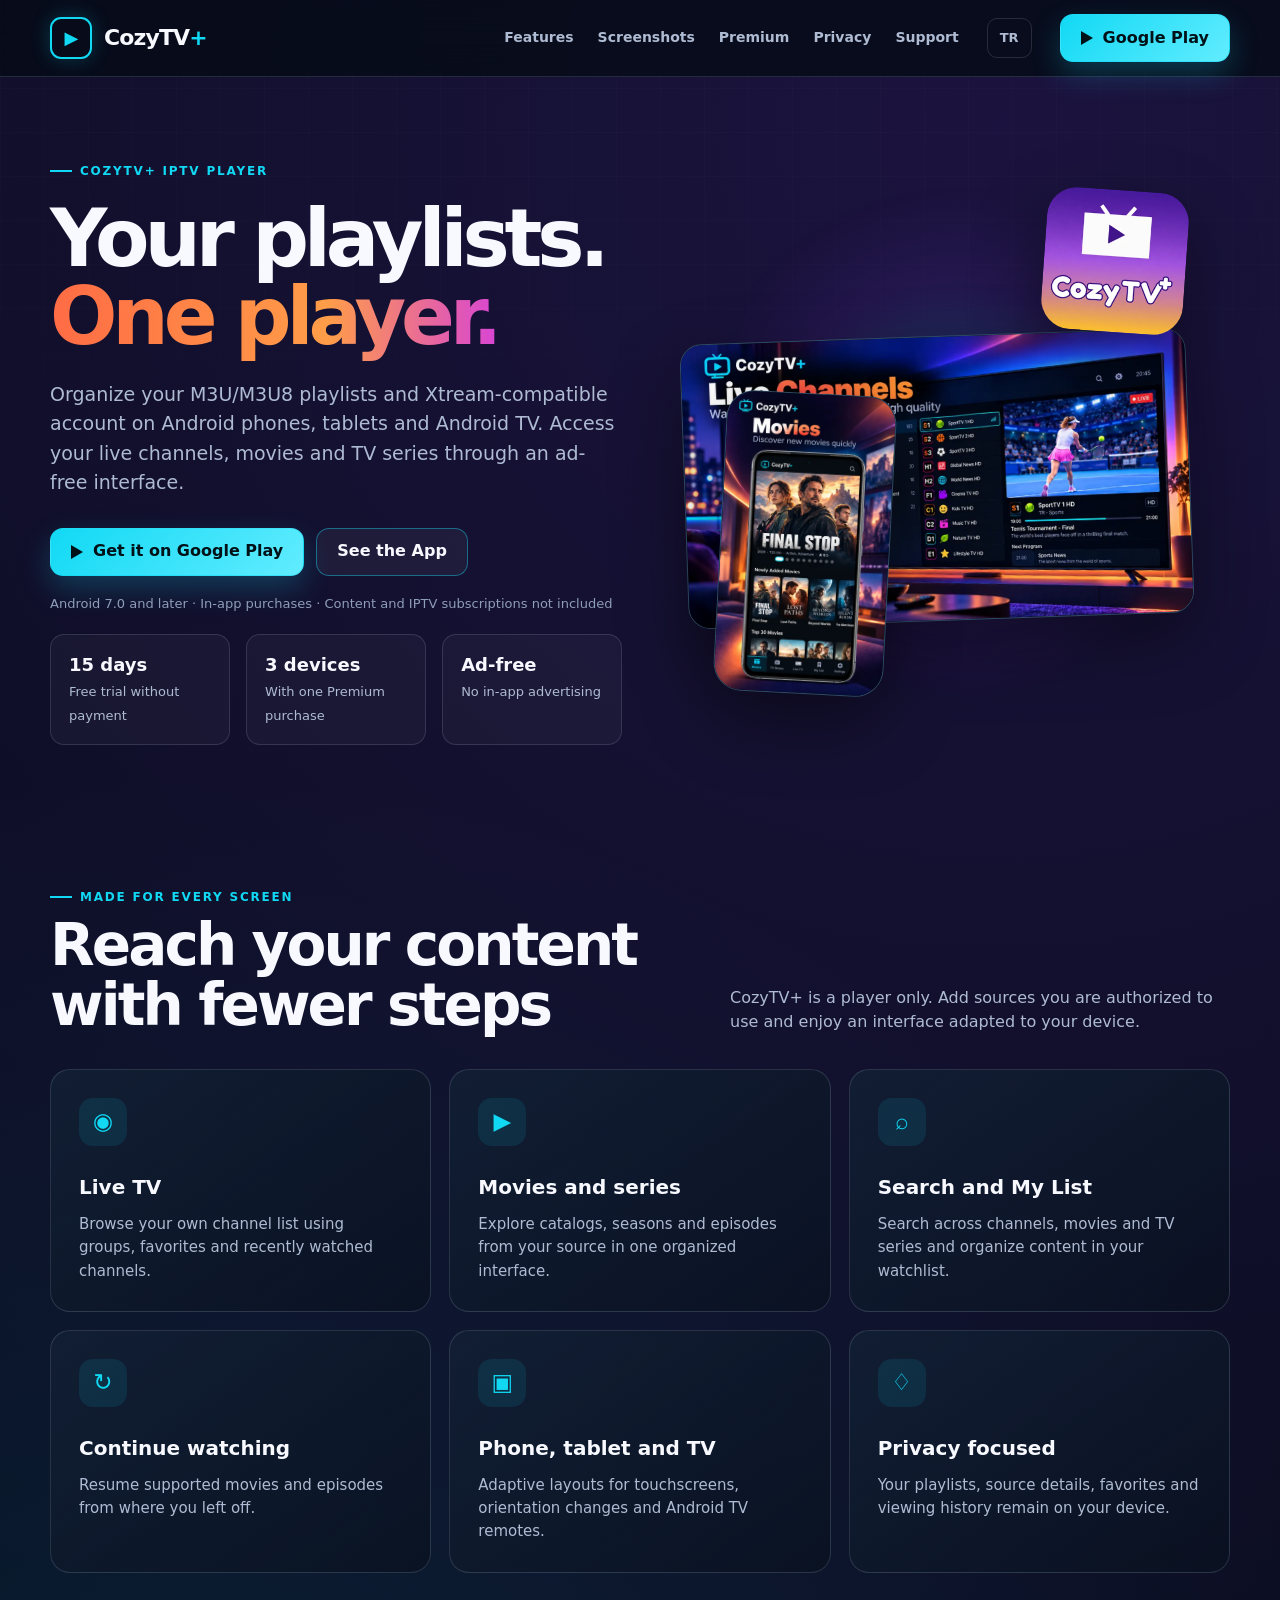
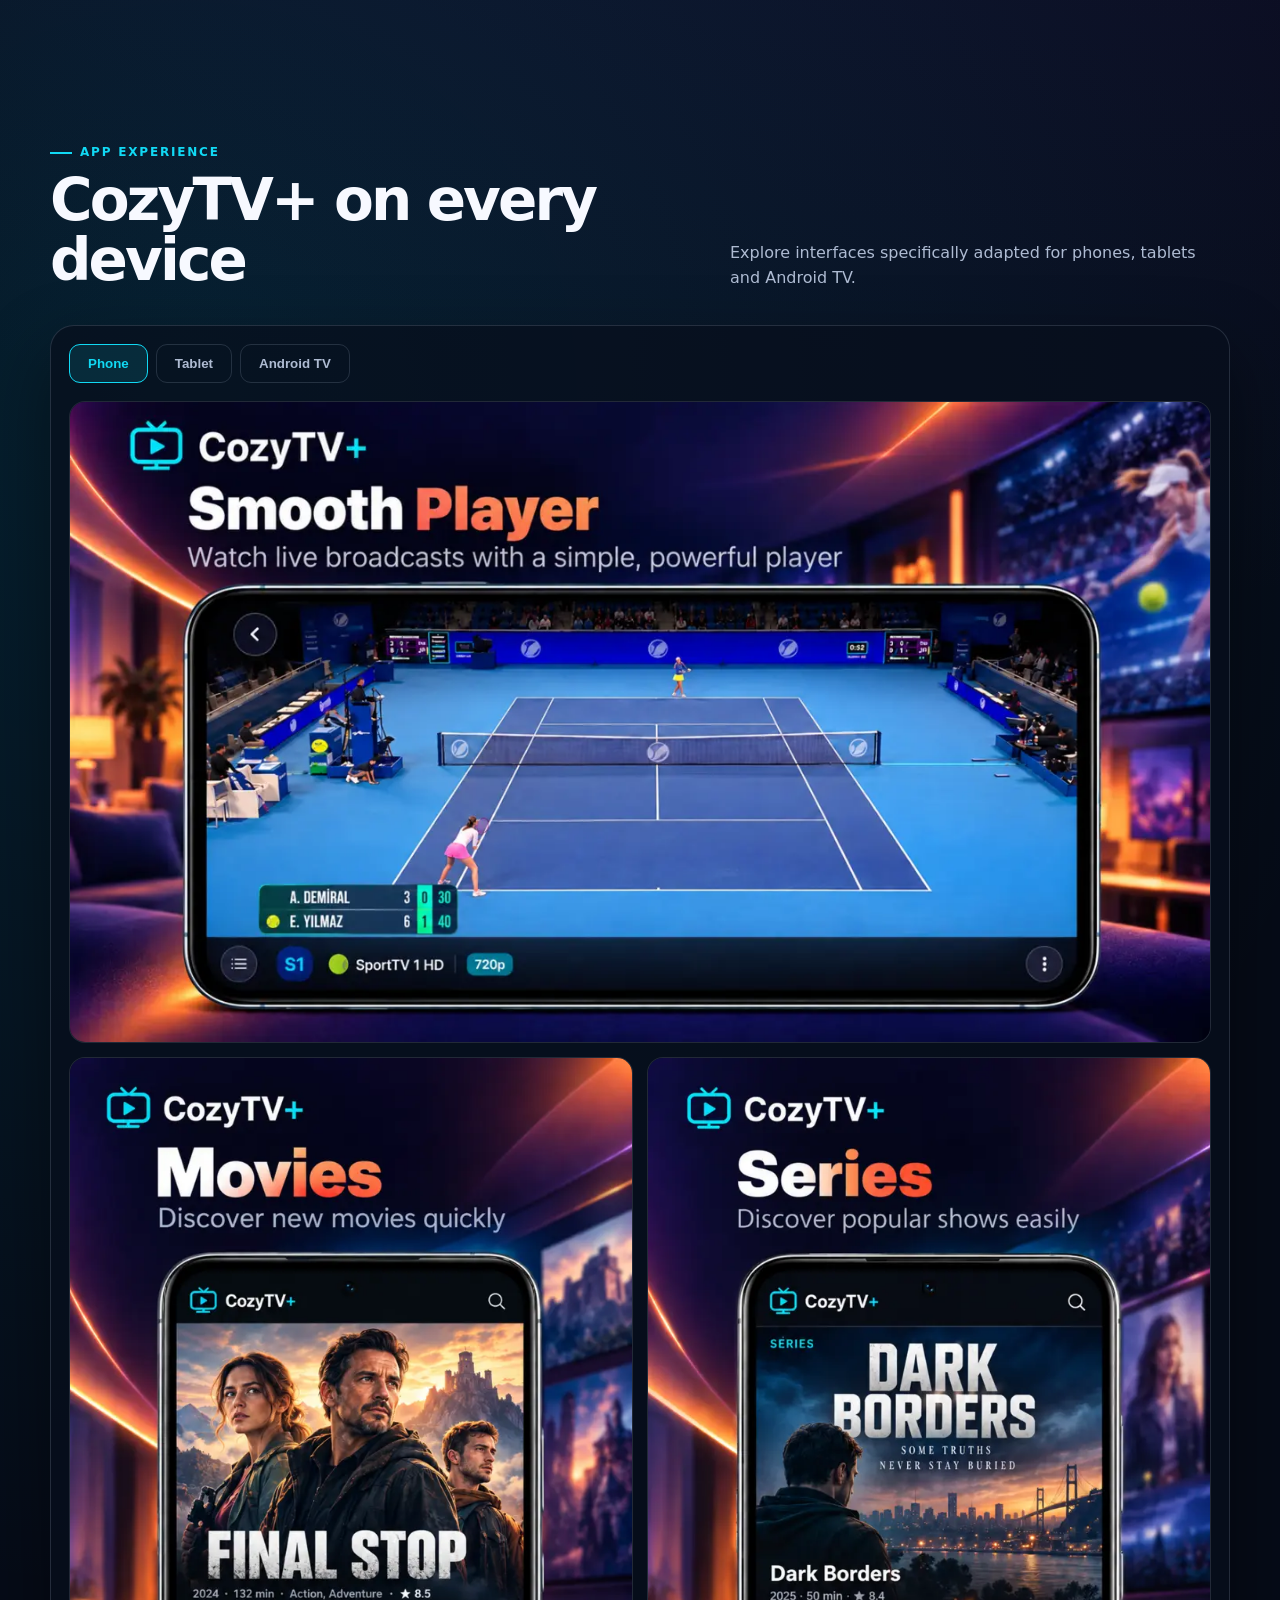
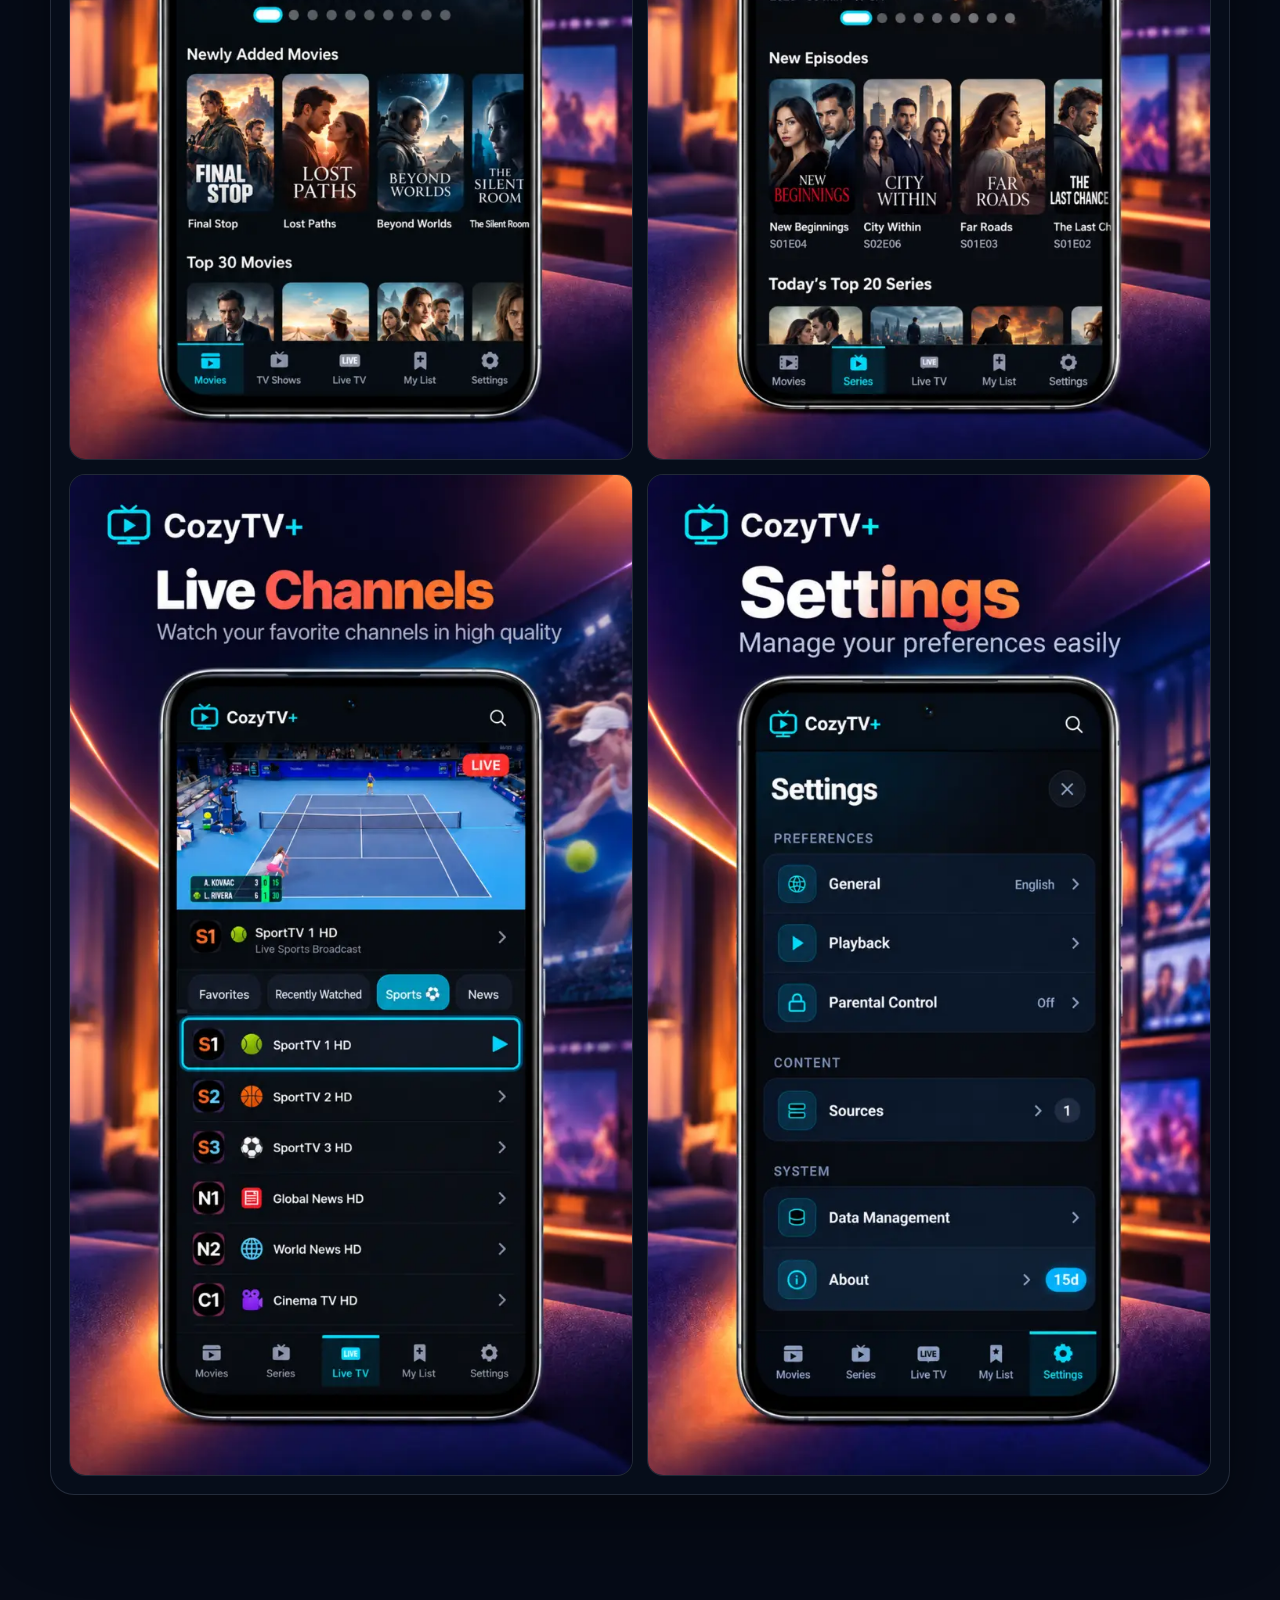
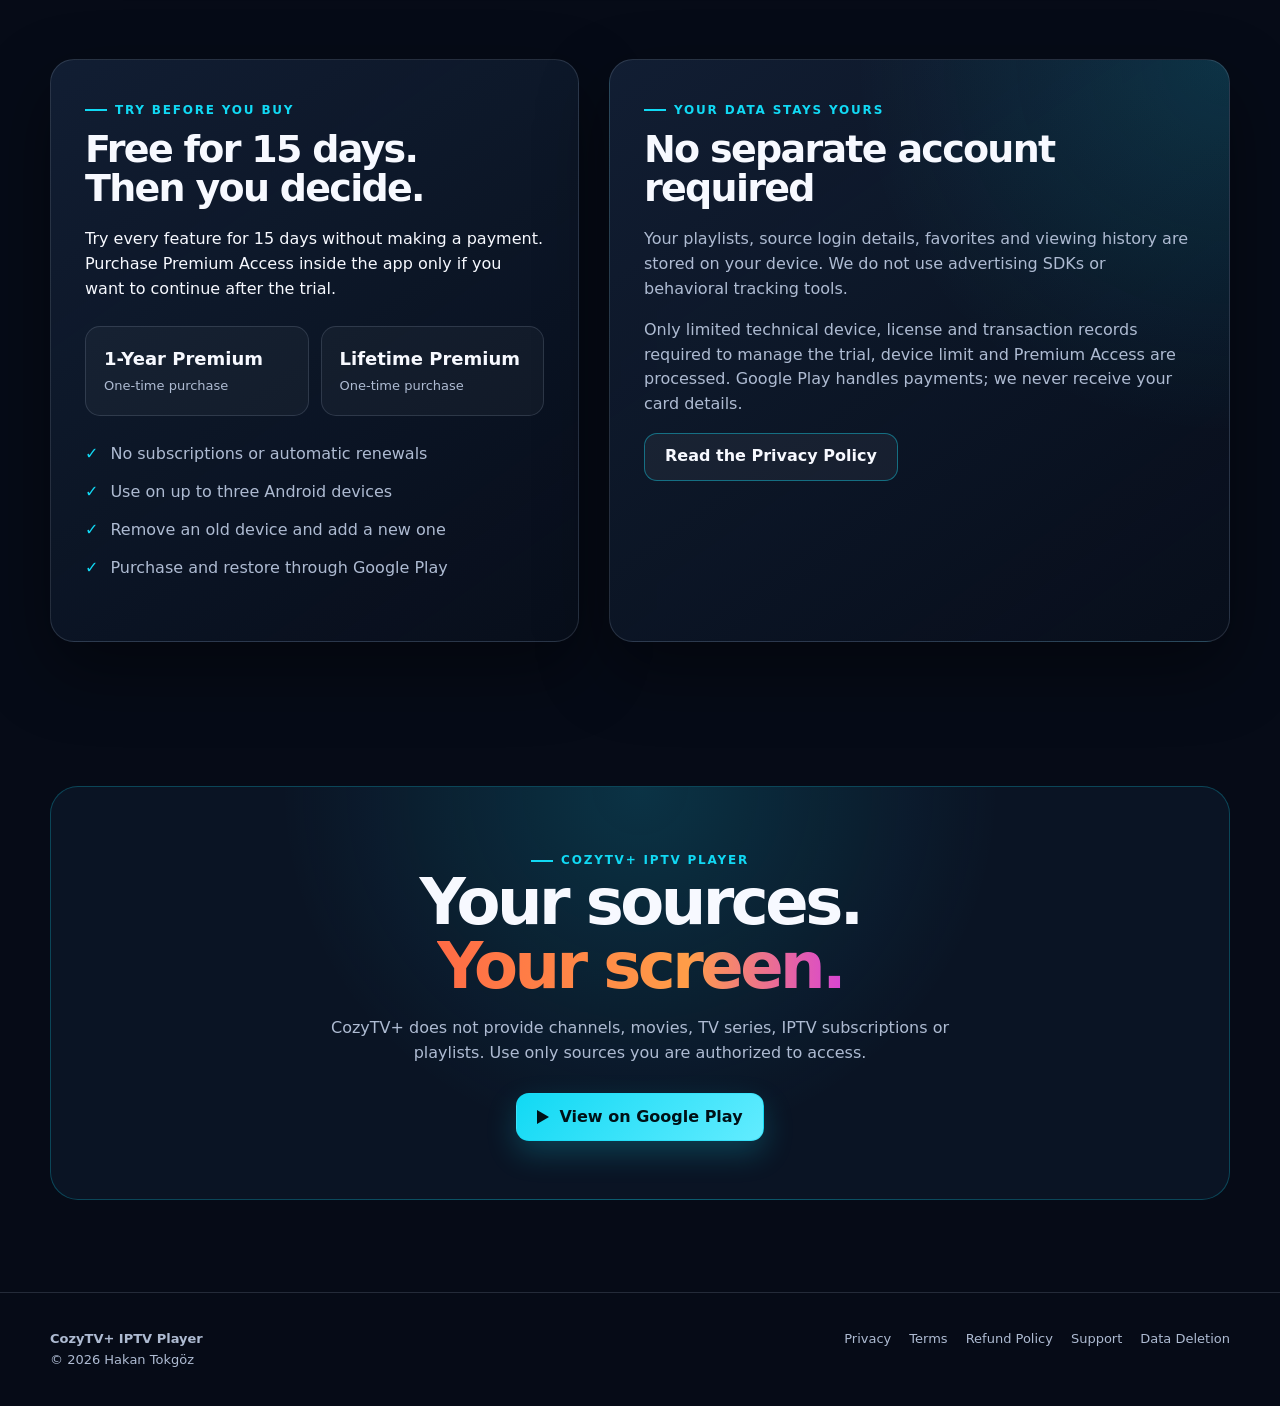
<file: index.html>
<!doctype html><html lang="tr"><head><meta charset="utf-8"><meta name="viewport" content="width=device-width,initial-scale=1"><title>CozyTV+ IPTV Player</title><meta name="description" content="CozyTV+ IPTV Player for Android phones, tablets and Android TV."><script>var l=(navigator.language||'en').toLowerCase();location.replace(l.indexOf('tr')===0?'tr/':'en/');</script><noscript><meta http-equiv="refresh" content="0;url=en/"></noscript></head><body><p><a href="tr/">Türkçe</a> · <a href="en/">English</a></p></body></html>
</file>
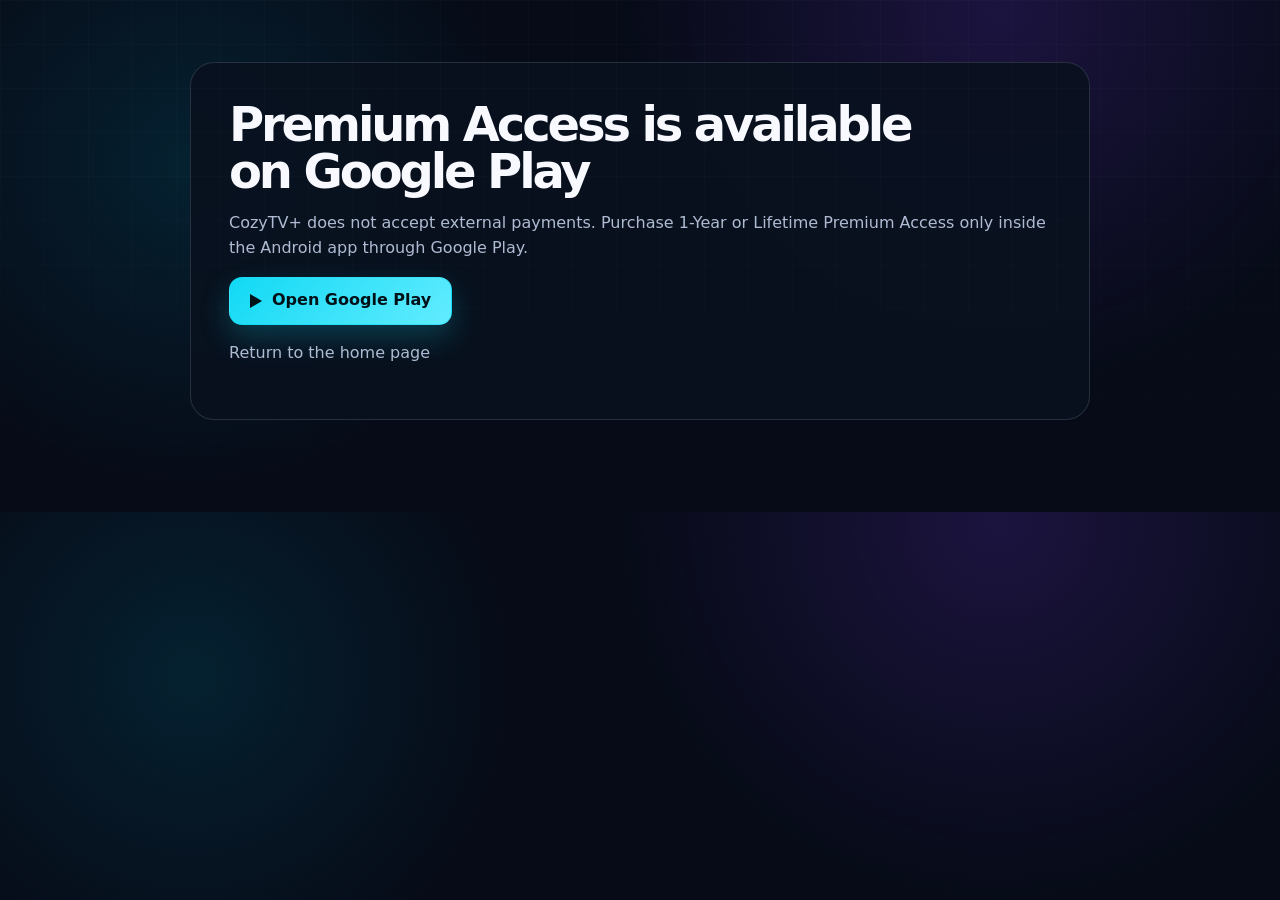
<file: activate/index.html>
<!doctype html><html><head><meta charset="utf-8"><meta name="viewport" content="width=device-width,initial-scale=1"><script>var l=(navigator.language||'en').toLowerCase();location.replace(l.indexOf('tr')===0?'../tr/activate/':'../en/activate/');</script><noscript><meta http-equiv="refresh" content="0;url=../en/activate/"></noscript></head><body></body></html>
</file>
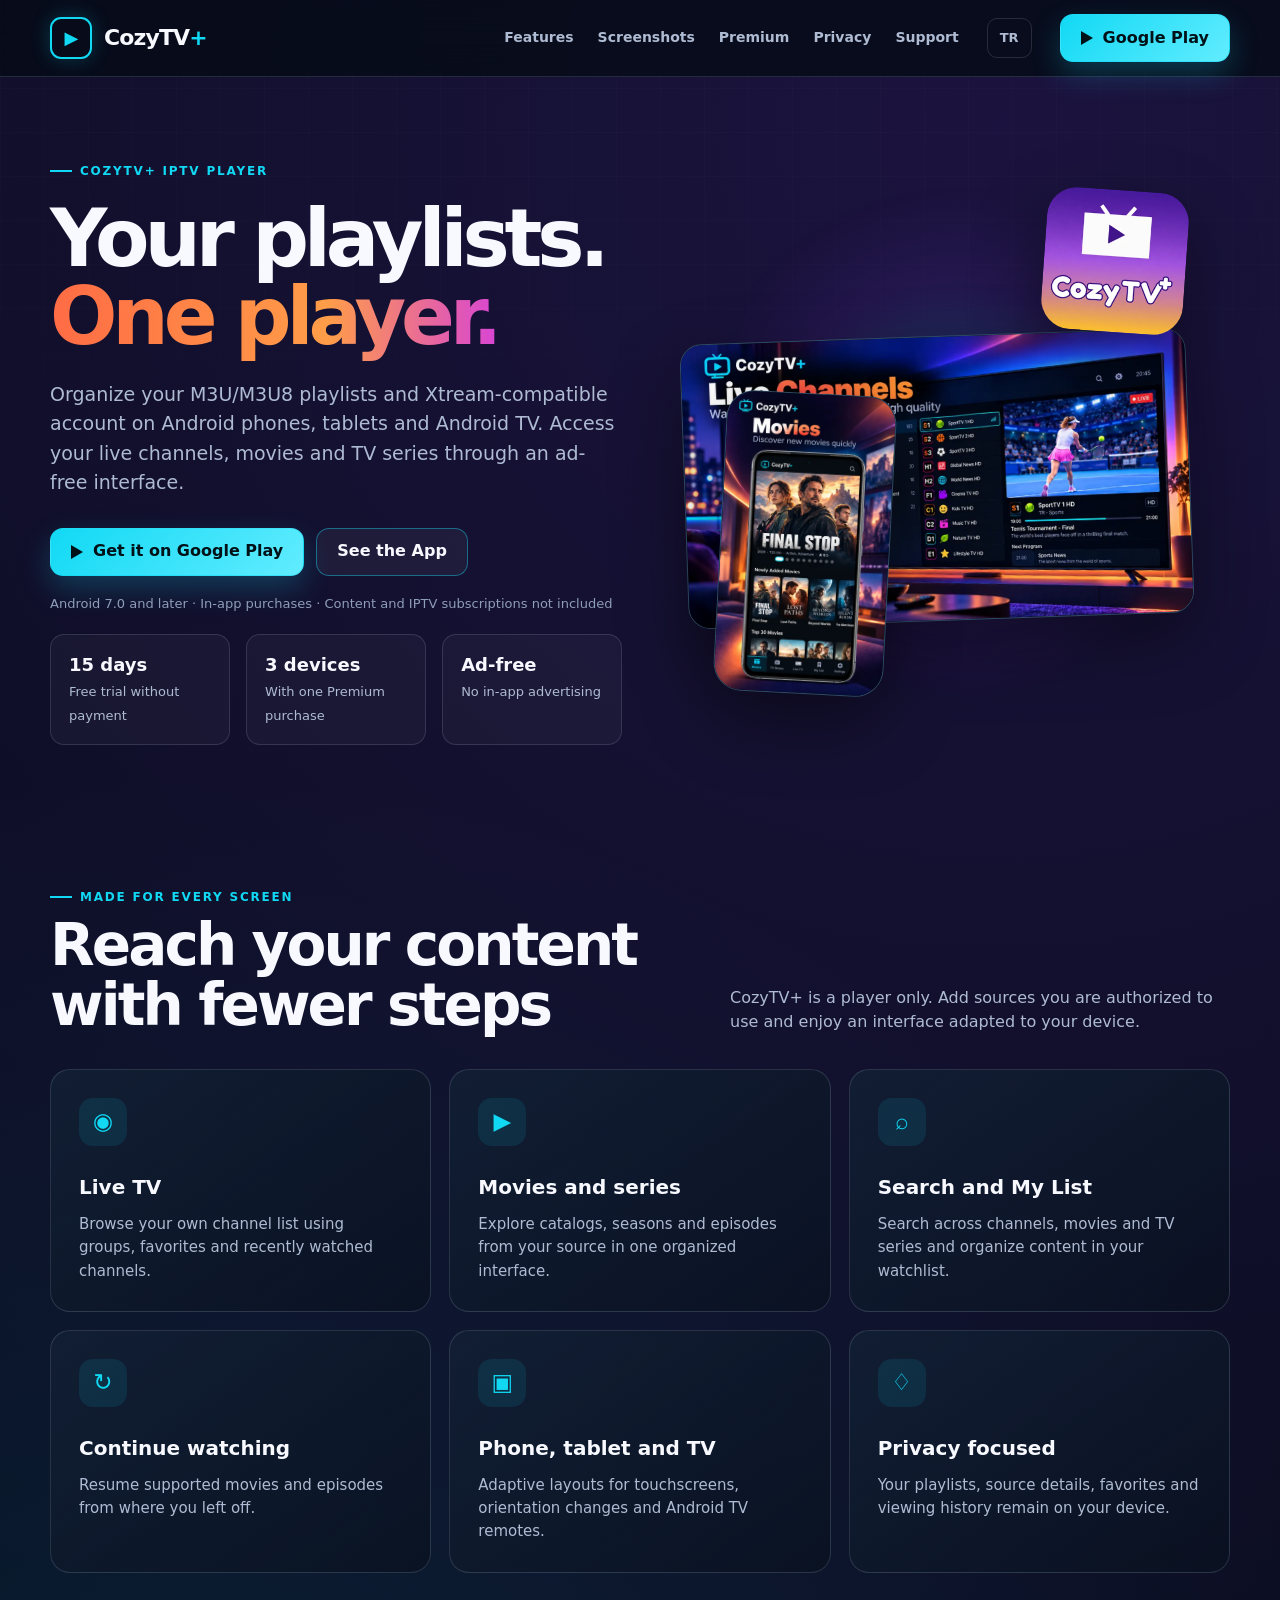
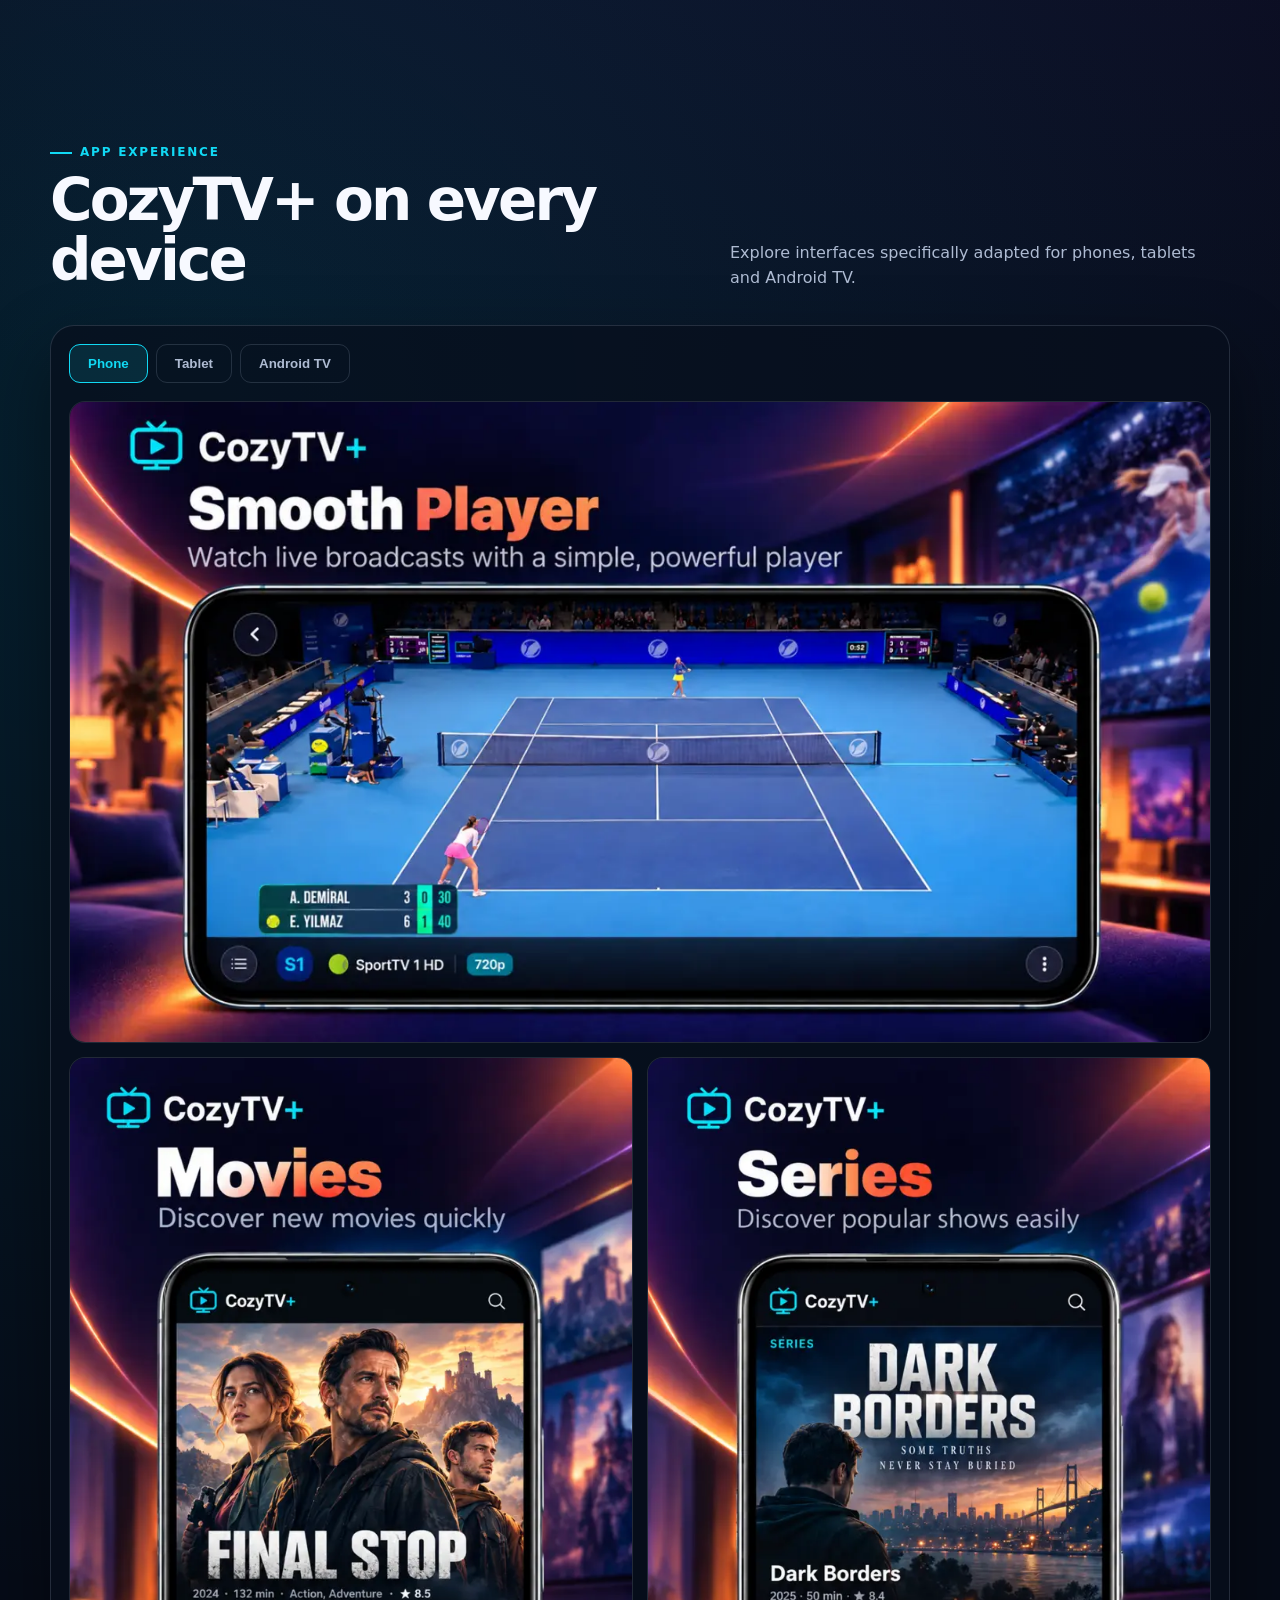
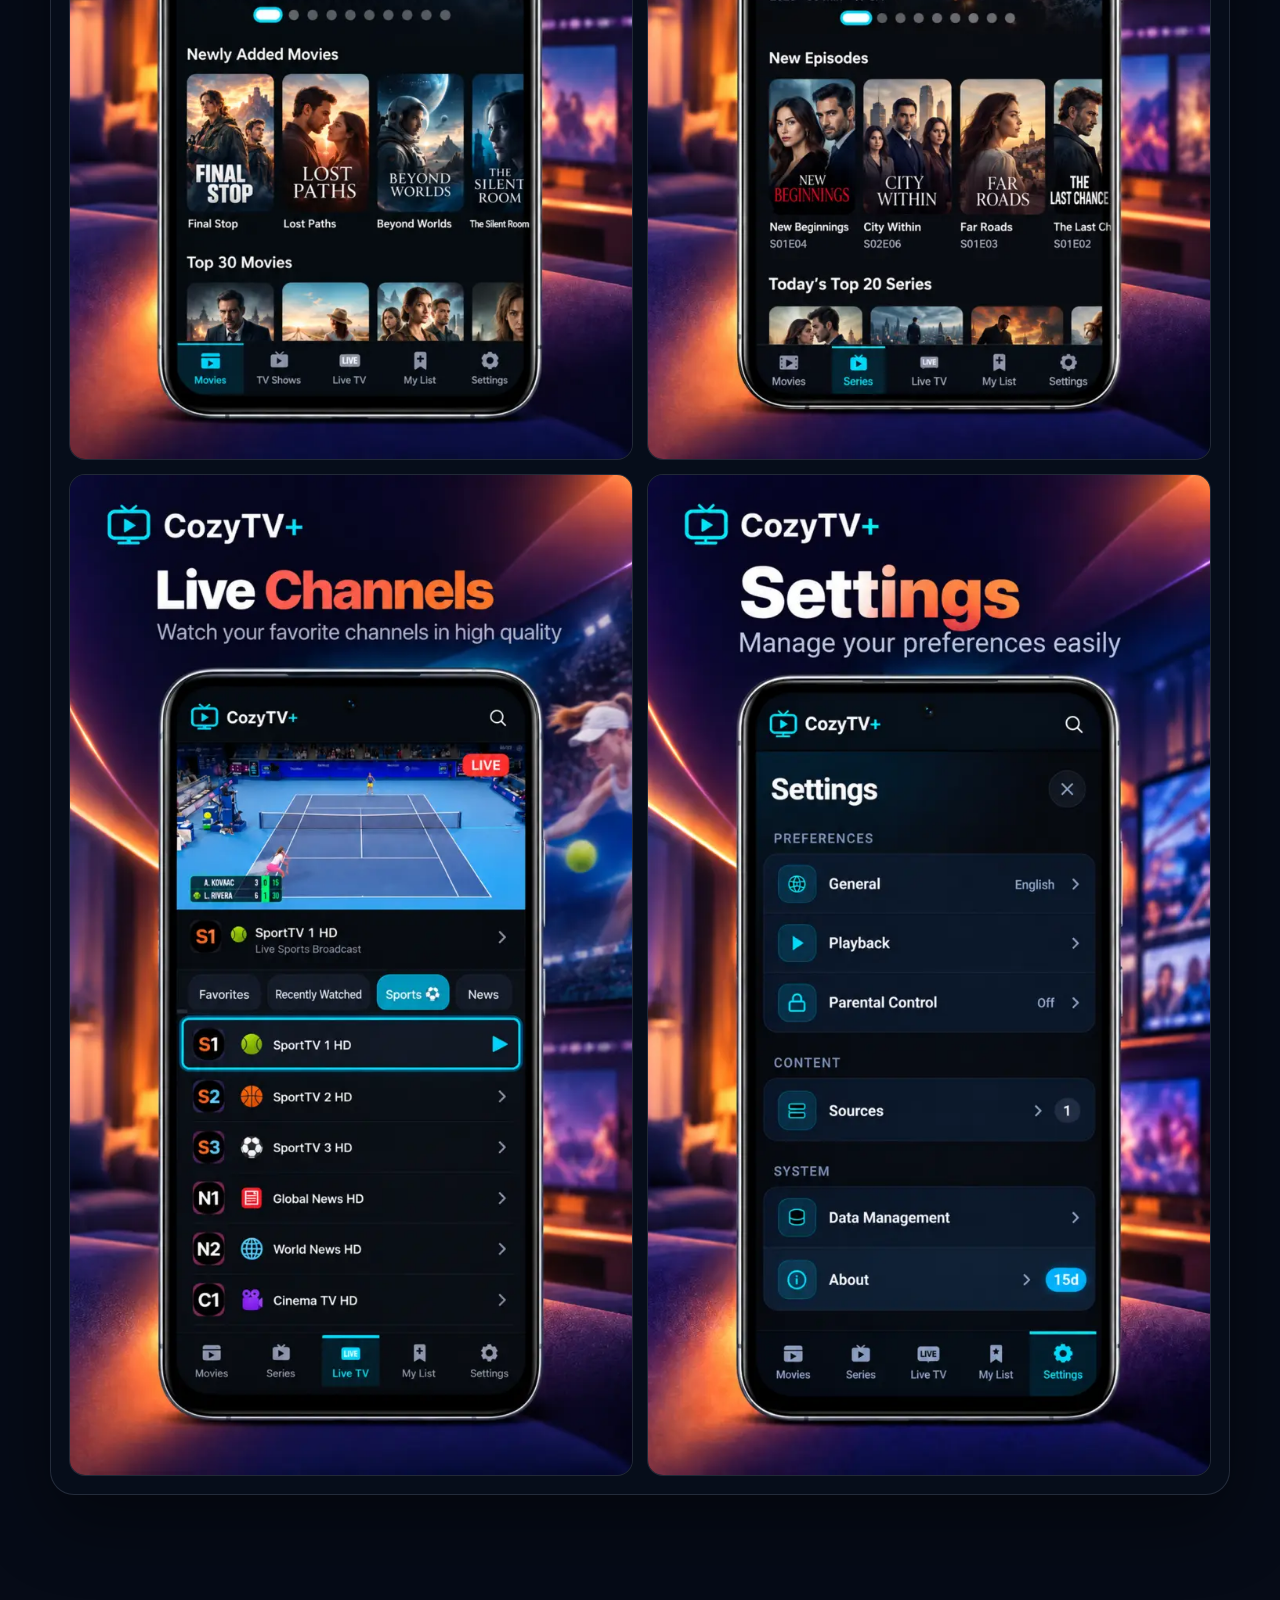
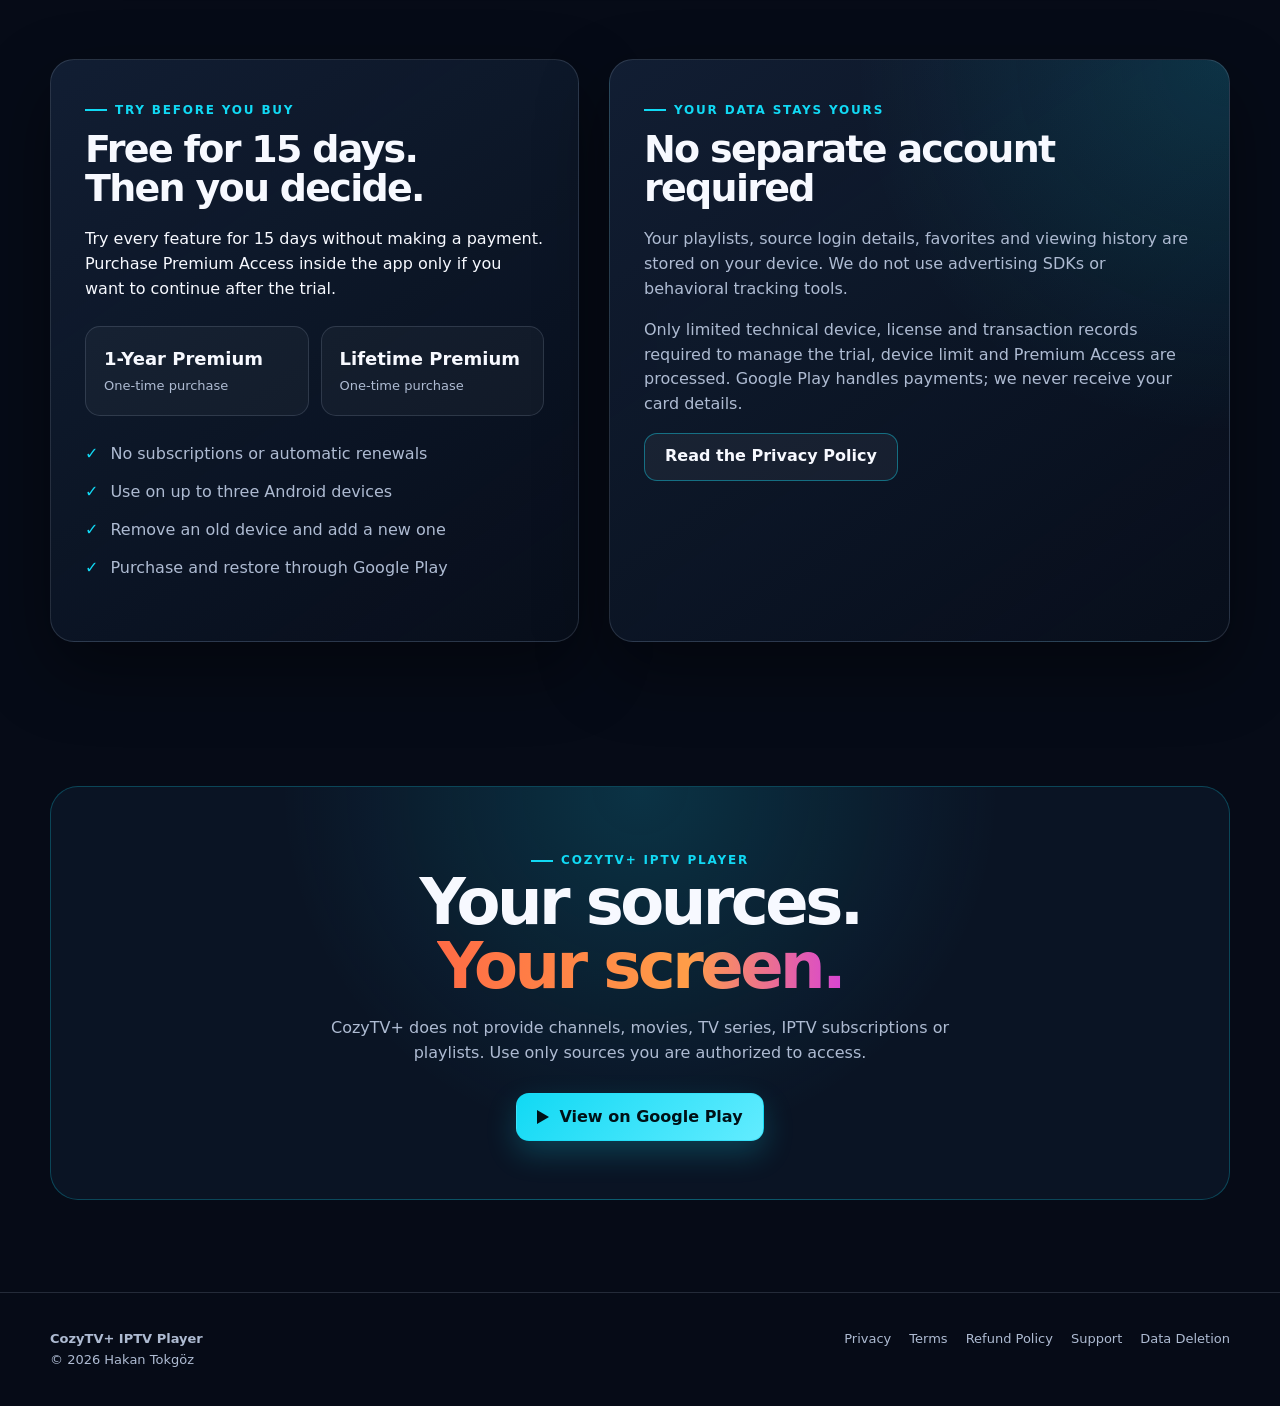
<file: en/index.html>
<!doctype html><html lang="en"><head><meta charset="utf-8"><meta name="viewport" content="width=device-width,initial-scale=1"><title>CozyTV+ IPTV Player — Phone, Tablet and Android TV</title><meta name="description" content="Use your own M3U/M3U8 playlists and Xtream-compatible account on Android phones, tablets and Android TV without in-app ads."><meta name="theme-color" content="#060b17"><link rel="canonical" href="https://htokgoz.github.io/en/"><link rel="alternate" hreflang="tr" href="https://htokgoz.github.io/tr/"><link rel="stylesheet" href="../assets/site.css?v=3.0"></head><body>
<header class="site-header"><nav class="nav wrap" aria-label="Main navigation"><a class="brand" href="./"><span class="brand-mark">▶</span><span>CozyTV<span class="brand-plus">+</span></span></a><div class="nav-links"><a href="#features">Features</a><a href="#screenshots">Screenshots</a><a href="#premium">Premium</a><a href="../privacy.html?lang=en&v=3.1">Privacy</a><a href="../support.html?lang=en&v=3.1">Support</a></div><a class="lang" href="../tr/" lang="tr">TR</a><a class="button button-primary" href="https://play.google.com/store/apps/details?id=com.cozytv.player&hl=en" target="_blank" rel="noopener"><span class="play-icon"></span>Google Play</a><button class="mobile-menu" aria-label="Open menu" aria-expanded="false">☰</button></nav></header>
<main><section class="hero"><div class="hero-grid wrap"><div><span class="eyebrow">CozyTV+ IPTV Player</span><h1>Your playlists.<br><span class="gradient-text">One player.</span></h1><p class="hero-copy">Organize your M3U/M3U8 playlists and Xtream-compatible account on Android phones, tablets and Android TV. Access your live channels, movies and TV series through an ad-free interface.</p><div class="hero-actions"><a class="button button-primary" href="https://play.google.com/store/apps/details?id=com.cozytv.player&hl=en" target="_blank" rel="noopener"><span class="play-icon"></span>Get it on Google Play</a><a class="button button-secondary" href="#screenshots">See the App</a></div><p class="hero-note">Android 7.0 and later · In-app purchases · Content and IPTV subscriptions not included</p><div class="trust-row"><div class="trust-item"><strong>15 days</strong><span>Free trial without payment</span></div><div class="trust-item"><strong>3 devices</strong><span>With one Premium purchase</span></div><div class="trust-item"><strong>Ad-free</strong><span>No in-app advertising</span></div></div></div><div class="hero-visual" aria-label="CozyTV+ device previews"><div class="hero-glow"></div><img class="app-icon" src="../assets/app-icon.webp" alt="CozyTV+ app icon"><figure class="device-card device-tv"><img src="../assets/screenshots/en/tv/live.webp" alt="CozyTV+ live channels on Android TV"></figure><figure class="device-card device-phone"><img src="../assets/screenshots/en/phone/movies.webp" alt="CozyTV+ movies on a phone"></figure></div></div></section>
<section id="features"><div class="wrap"><div class="section-head"><div><span class="eyebrow">Made for every screen</span><h2>Reach your content with fewer steps</h2></div><p>CozyTV+ is a player only. Add sources you are authorized to use and enjoy an interface adapted to your device.</p></div><div class="features"><article class="feature"><div class="feature-icon">◉</div><h3>Live TV</h3><p>Browse your own channel list using groups, favorites and recently watched channels.</p></article><article class="feature"><div class="feature-icon">▶</div><h3>Movies and series</h3><p>Explore catalogs, seasons and episodes from your source in one organized interface.</p></article><article class="feature"><div class="feature-icon">⌕</div><h3>Search and My List</h3><p>Search across channels, movies and TV series and organize content in your watchlist.</p></article><article class="feature"><div class="feature-icon">↻</div><h3>Continue watching</h3><p>Resume supported movies and episodes from where you left off.</p></article><article class="feature"><div class="feature-icon">▣</div><h3>Phone, tablet and TV</h3><p>Adaptive layouts for touchscreens, orientation changes and Android TV remotes.</p></article><article class="feature"><div class="feature-icon">♢</div><h3>Privacy focused</h3><p>Your playlists, source details, favorites and viewing history remain on your device.</p></article></div></div></section>
<section id="screenshots"><div class="wrap"><div class="section-head"><div><span class="eyebrow">App experience</span><h2>CozyTV+ on every device</h2></div><p>Explore interfaces specifically adapted for phones, tablets and Android TV.</p></div><div class="gallery-shell"><div class="tabs" role="tablist" aria-label="Device type"><button class="tab" data-tab="en-phone" aria-selected="true">Phone</button><button class="tab" data-tab="en-tablet" aria-selected="false">Tablet</button><button class="tab" data-tab="en-tv" aria-selected="false">Android TV</button></div><div id="en-phone" class="gallery-panel phone active"><figure class="shot"><img loading="lazy" src="../assets/screenshots/en/phone/player.webp" alt="Landscape player on a phone"></figure><figure class="shot"><img loading="lazy" src="../assets/screenshots/en/phone/movies.webp" alt="Movies on a phone"></figure><figure class="shot"><img loading="lazy" src="../assets/screenshots/en/phone/series.webp" alt="TV series on a phone"></figure><figure class="shot"><img loading="lazy" src="../assets/screenshots/en/phone/live.webp" alt="Live TV on a phone"></figure><figure class="shot"><img loading="lazy" src="../assets/screenshots/en/phone/settings.webp" alt="Settings on a phone"></figure></div><div id="en-tablet" class="gallery-panel tablet"><figure class="shot"><img loading="lazy" src="../assets/screenshots/en/tablet/player.webp" alt="Player on a tablet"></figure><figure class="shot"><img loading="lazy" src="../assets/screenshots/en/tablet/movies.webp" alt="Movies on a tablet"></figure><figure class="shot"><img loading="lazy" src="../assets/screenshots/en/tablet/series.webp" alt="TV series on a tablet"></figure><figure class="shot"><img loading="lazy" src="../assets/screenshots/en/tablet/live.webp" alt="Live TV on a tablet"></figure><figure class="shot"><img loading="lazy" src="../assets/screenshots/en/tablet/settings.webp" alt="Settings on a tablet"></figure></div><div id="en-tv" class="gallery-panel tv"><figure class="shot"><img loading="lazy" src="../assets/screenshots/en/tv/player.webp" alt="Android TV player"></figure><figure class="shot"><img loading="lazy" src="../assets/screenshots/en/tv/live.webp" alt="Live channels on Android TV"></figure><figure class="shot"><img loading="lazy" src="../assets/screenshots/en/tv/movies.webp" alt="Movies on Android TV"></figure><figure class="shot"><img loading="lazy" src="../assets/screenshots/en/tv/settings.webp" alt="Settings on Android TV"></figure></div></div></div></section>
<section id="premium"><div class="premium wrap"><article class="premium-card"><span class="eyebrow">Try before you buy</span><h2>Free for 15 days.<br>Then you decide.</h2><p>Try every feature for 15 days without making a payment. Purchase Premium Access inside the app only if you want to continue after the trial.</p><div class="access-grid"><div class="access"><strong>1-Year Premium</strong><span>One-time purchase</span></div><div class="access"><strong>Lifetime Premium</strong><span>One-time purchase</span></div></div><ul class="premium-list"><li>No subscriptions or automatic renewals</li><li>Use on up to three Android devices</li><li>Remove an old device and add a new one</li><li>Purchase and restore through Google Play</li></ul></article><article class="privacy-card"><span class="eyebrow">Your data stays yours</span><h2>No separate account required</h2><p>Your playlists, source login details, favorites and viewing history are stored on your device. We do not use advertising SDKs or behavioral tracking tools.</p><p>Only limited technical device, license and transaction records required to manage the trial, device limit and Premium Access are processed. Google Play handles payments; we never receive your card details.</p><a class="button button-secondary" href="../privacy.html?lang=en&v=3.1">Read the Privacy Policy</a></article></div></section>
<section class="cta"><div class="cta-box wrap"><span class="eyebrow">CozyTV+ IPTV Player</span><h2>Your sources.<br><span class="gradient-text">Your screen.</span></h2><p>CozyTV+ does not provide channels, movies, TV series, IPTV subscriptions or playlists. Use only sources you are authorized to access.</p><a class="button button-primary" href="https://play.google.com/store/apps/details?id=com.cozytv.player&hl=en" target="_blank" rel="noopener"><span class="play-icon"></span>View on Google Play</a></div></section></main>
<footer class="site-footer"><div class="footer-grid wrap"><div><strong>CozyTV+ IPTV Player</strong><br>© 2026 Hakan Tokgöz</div><div class="footer-links"><a href="../privacy.html?lang=en&v=3.1">Privacy</a><a href="../terms.html?lang=en&v=3.1">Terms</a><a href="../refund.html?lang=en&v=3.1">Refund Policy</a><a href="../support.html?lang=en&v=3.1">Support</a><a href="../data-deletion.html?lang=en&v=3.1">Data Deletion</a></div></div></footer><script src="../assets/site.js?v=3.1"></script></body></html>
</file>
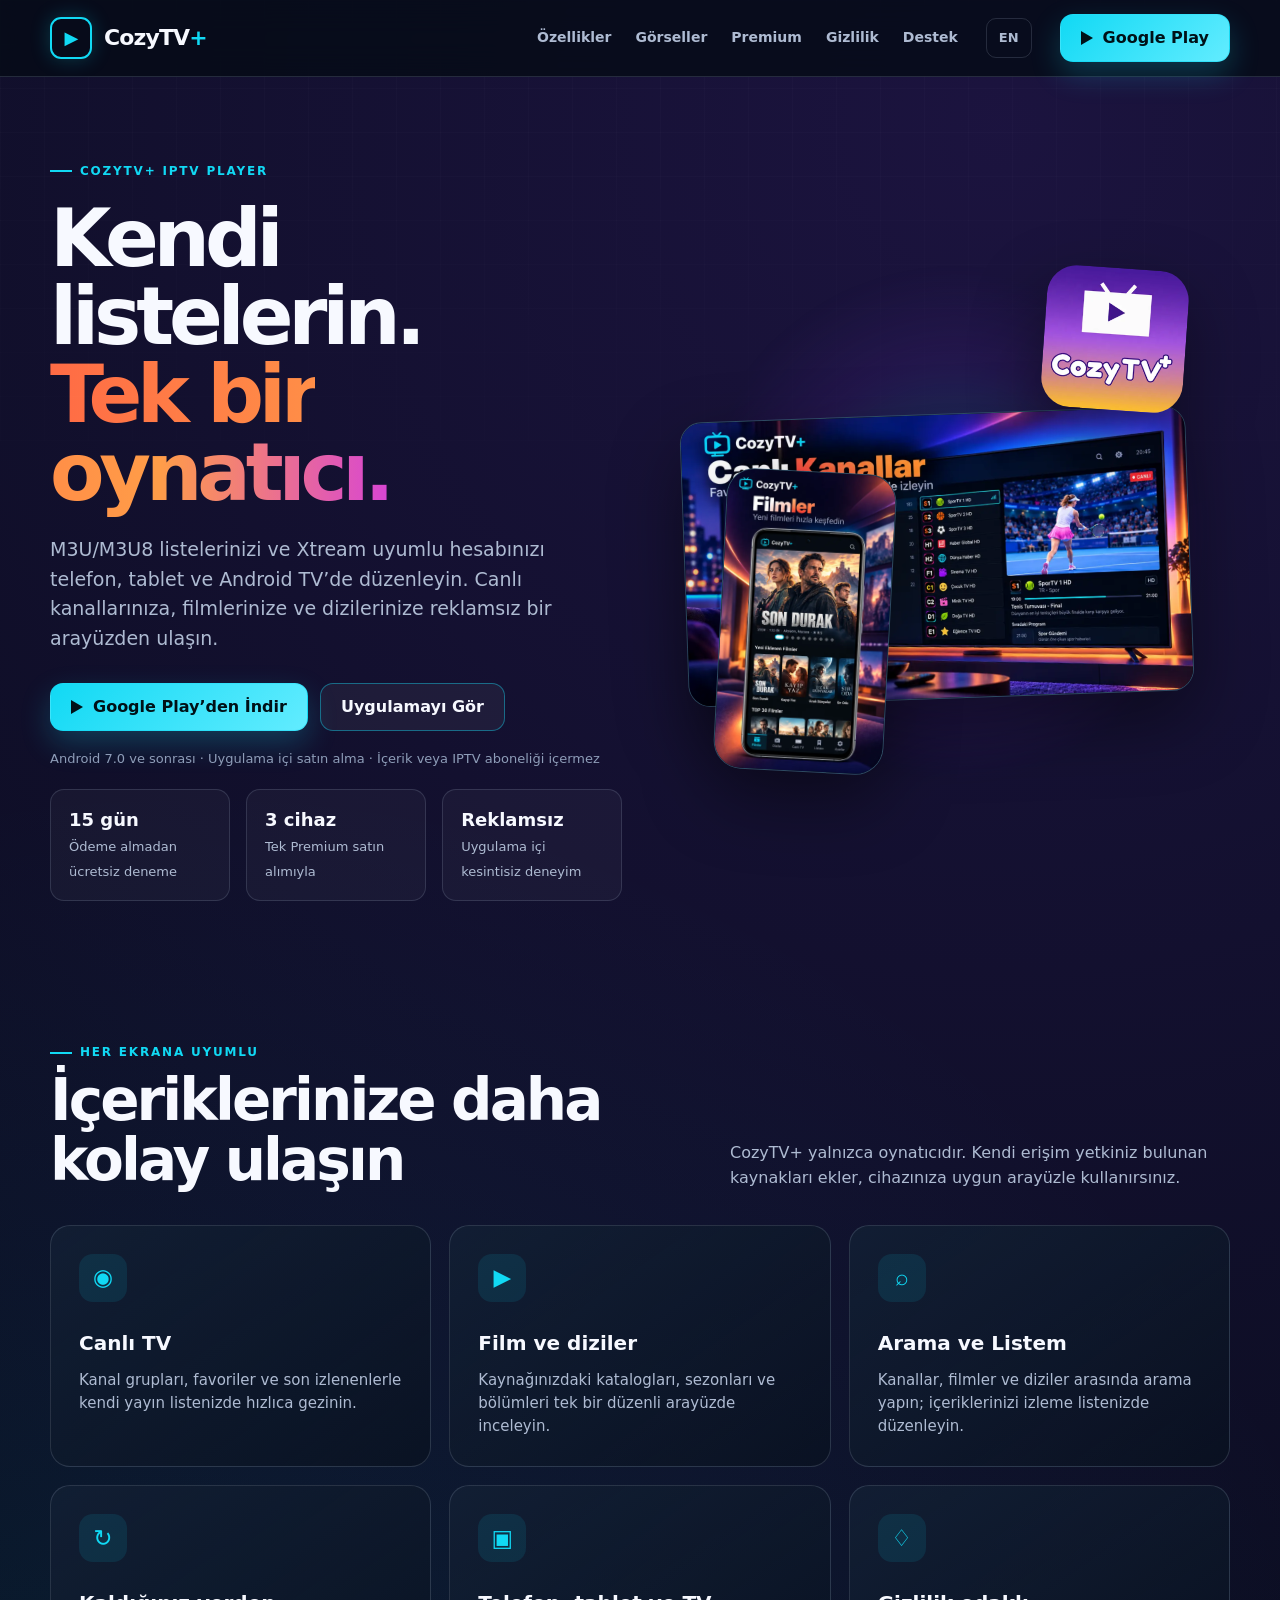
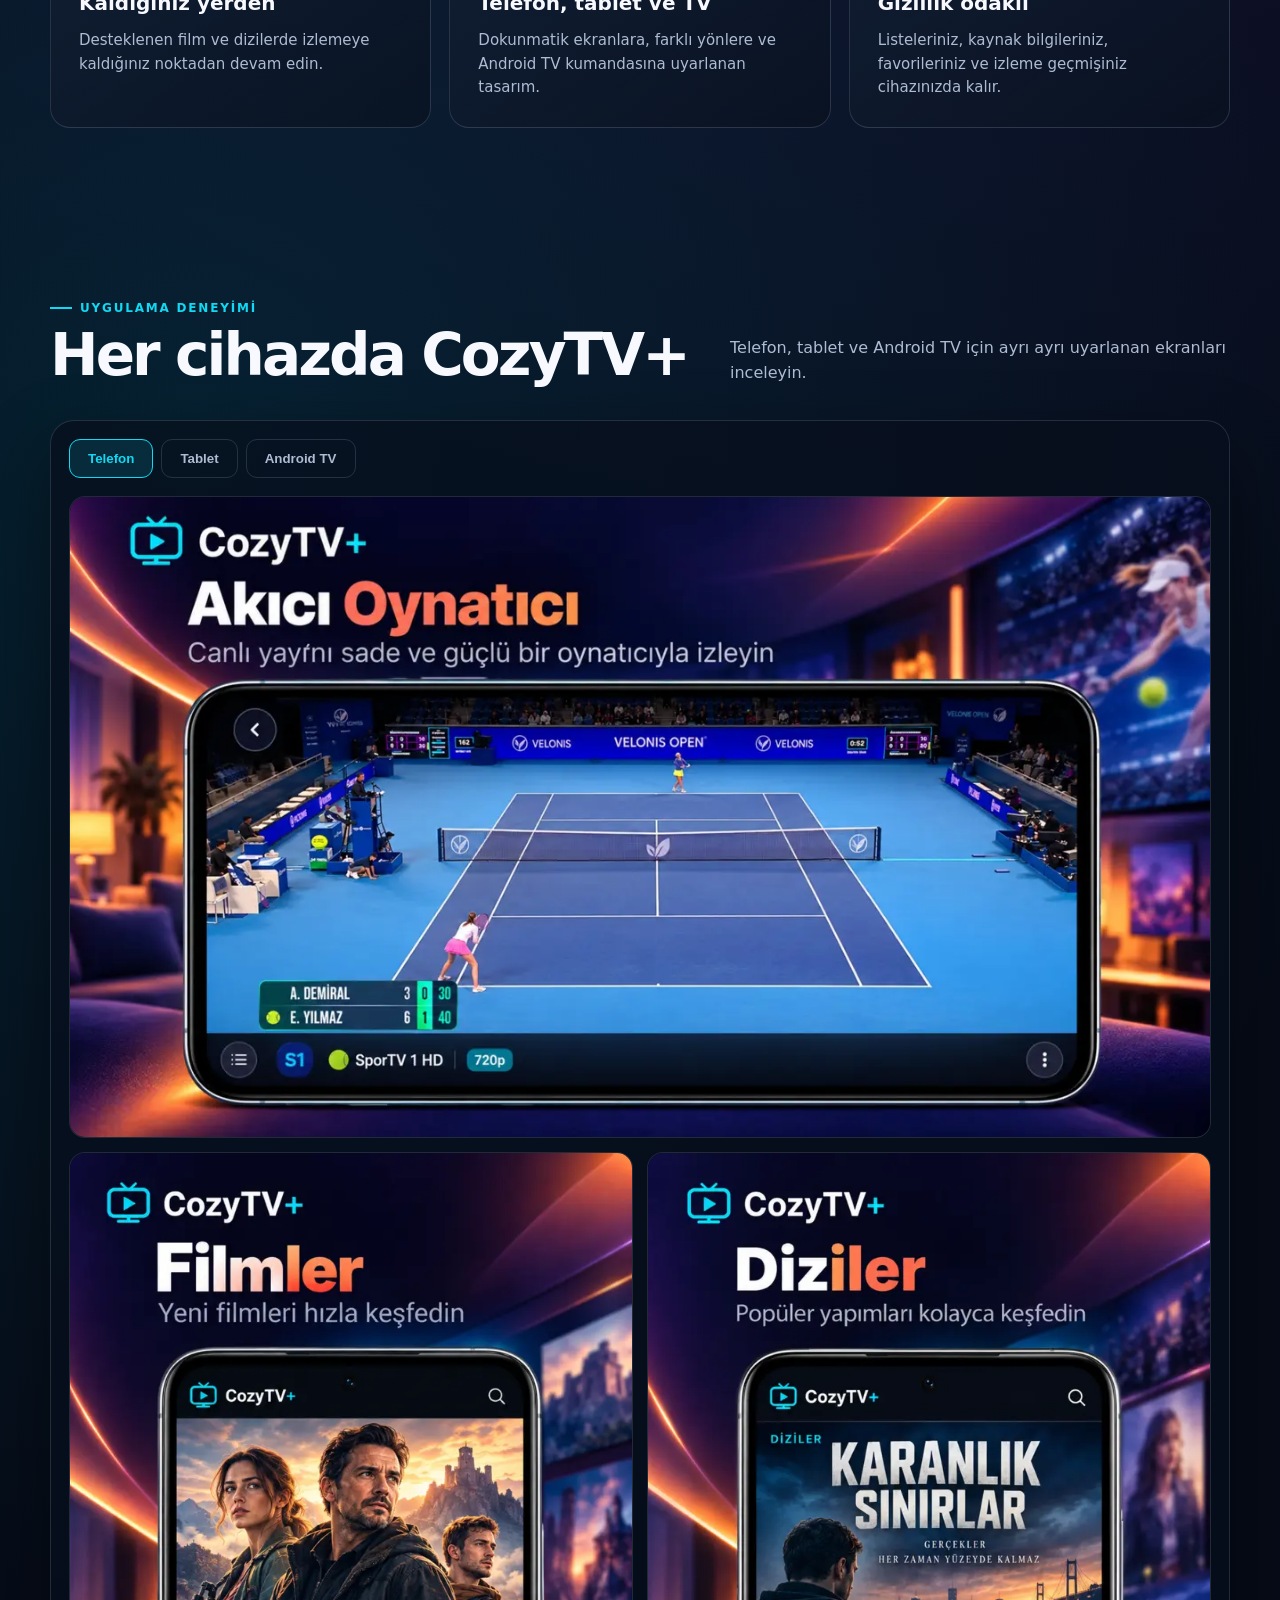
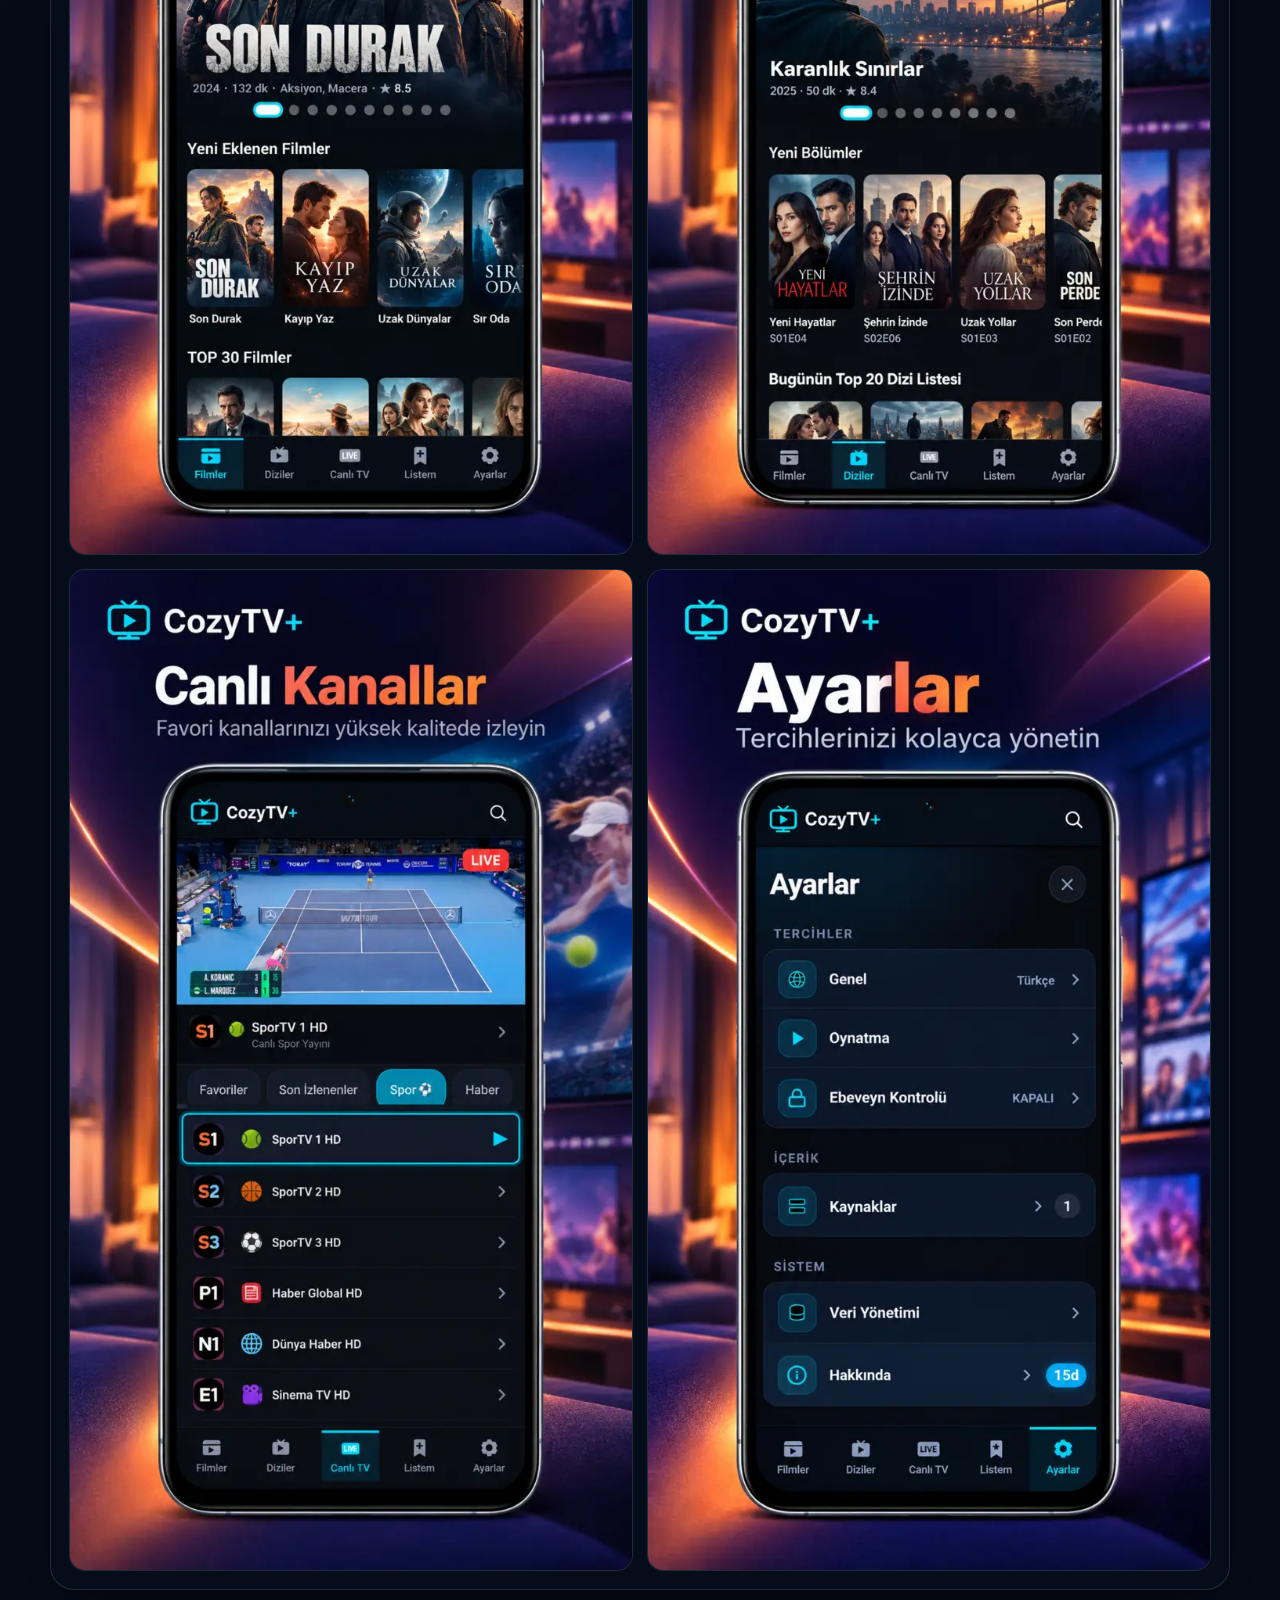
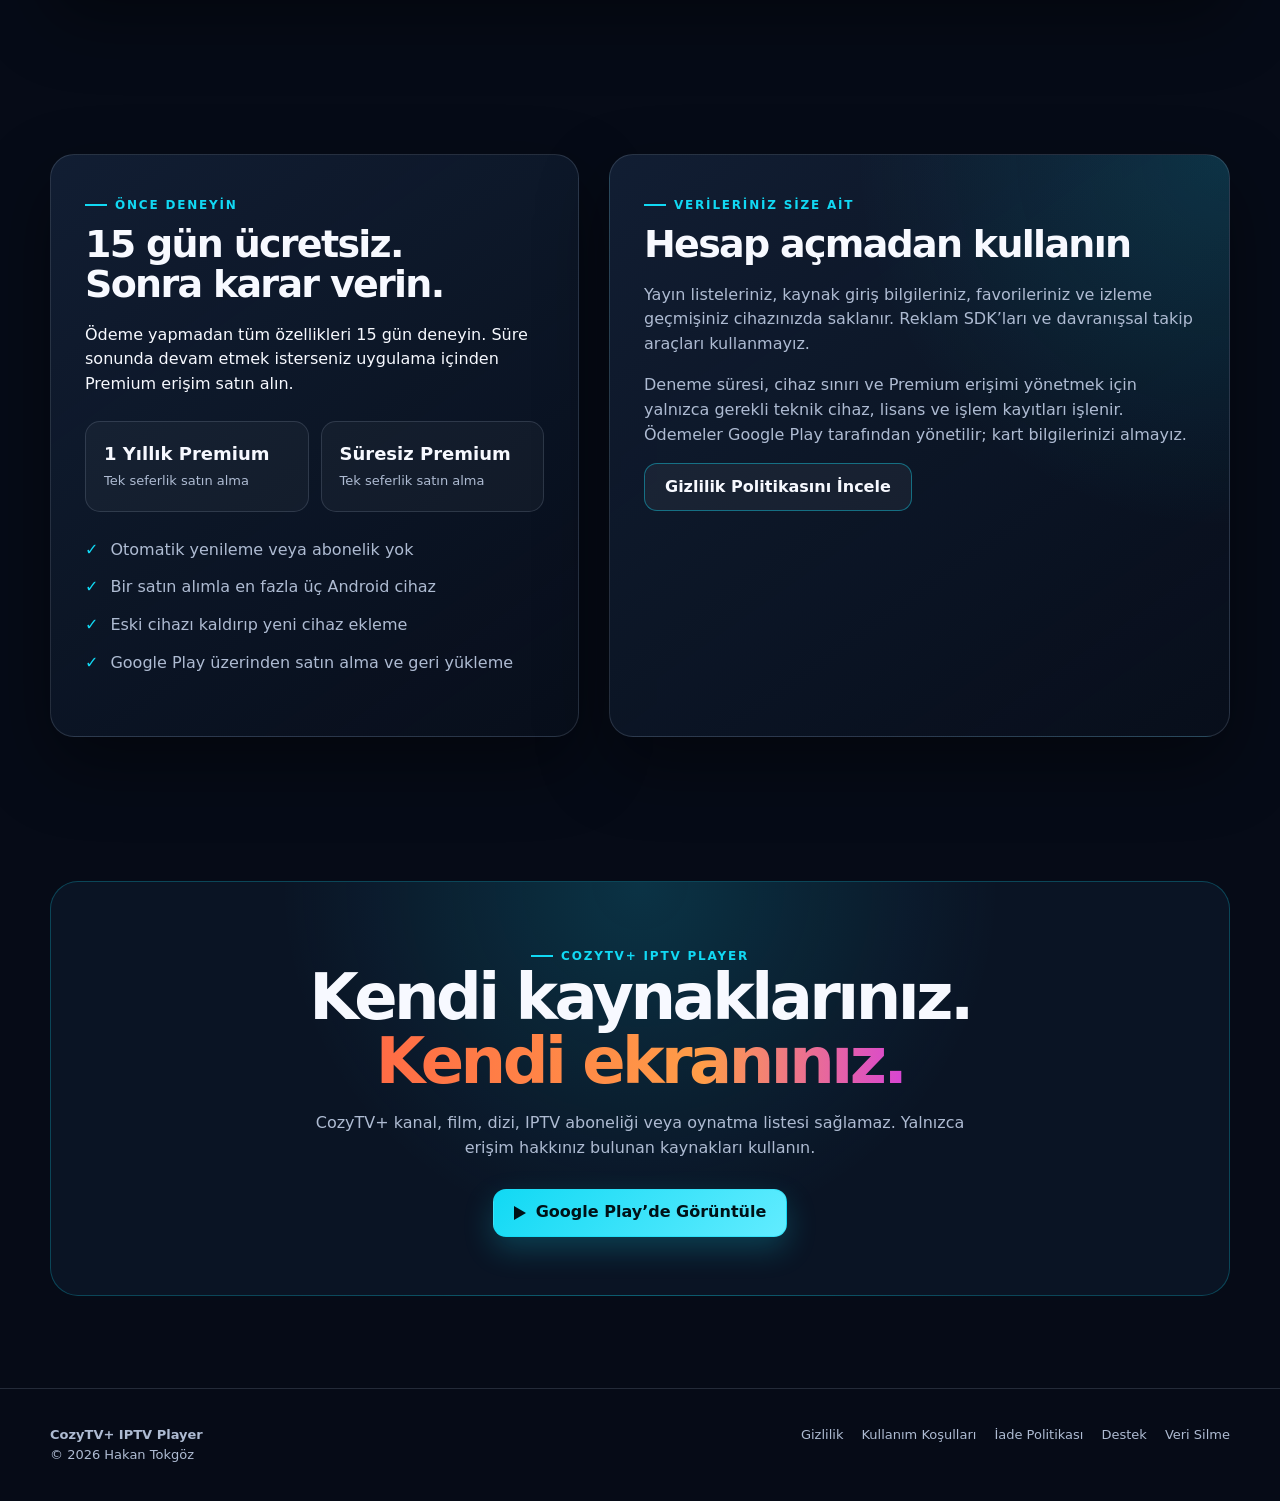
<file: tr/index.html>
<!doctype html><html lang="tr"><head><meta charset="utf-8"><meta name="viewport" content="width=device-width,initial-scale=1"><title>CozyTV+ IPTV Player — Telefon, Tablet ve Android TV</title><meta name="description" content="Kendi M3U/M3U8 listelerinizi ve Xtream uyumlu hesabınızı telefon, tablet ve Android TV'de reklamsız izleyin."><meta name="theme-color" content="#060b17"><link rel="canonical" href="https://htokgoz.github.io/tr/"><link rel="alternate" hreflang="en" href="https://htokgoz.github.io/en/"><link rel="stylesheet" href="../assets/site.css?v=3.0"></head><body>
<header class="site-header"><nav class="nav wrap" aria-label="Ana menü"><a class="brand" href="./"><span class="brand-mark">▶</span><span>CozyTV<span class="brand-plus">+</span></span></a><div class="nav-links"><a href="#ozellikler">Özellikler</a><a href="#gorseller">Görseller</a><a href="#premium">Premium</a><a href="../privacy.html?lang=tr&v=3.1">Gizlilik</a><a href="../support.html?lang=tr&v=3.1">Destek</a></div><a class="lang" href="../en/" lang="en">EN</a><a class="button button-primary" href="https://play.google.com/store/apps/details?id=com.cozytv.player&hl=tr" target="_blank" rel="noopener"><span class="play-icon"></span>Google Play</a><button class="mobile-menu" aria-label="Menüyü aç" aria-expanded="false">☰</button></nav></header>
<main><section class="hero"><div class="hero-grid wrap"><div><span class="eyebrow">CozyTV+ IPTV Player</span><h1>Kendi listelerin.<br><span class="gradient-text">Tek bir oynatıcı.</span></h1><p class="hero-copy">M3U/M3U8 listelerinizi ve Xtream uyumlu hesabınızı telefon, tablet ve Android TV’de düzenleyin. Canlı kanallarınıza, filmlerinize ve dizilerinize reklamsız bir arayüzden ulaşın.</p><div class="hero-actions"><a class="button button-primary" href="https://play.google.com/store/apps/details?id=com.cozytv.player&hl=tr" target="_blank" rel="noopener"><span class="play-icon"></span>Google Play’den İndir</a><a class="button button-secondary" href="#gorseller">Uygulamayı Gör</a></div><p class="hero-note">Android 7.0 ve sonrası · Uygulama içi satın alma · İçerik veya IPTV aboneliği içermez</p><div class="trust-row"><div class="trust-item"><strong>15 gün</strong><span>Ödeme almadan ücretsiz deneme</span></div><div class="trust-item"><strong>3 cihaz</strong><span>Tek Premium satın alımıyla</span></div><div class="trust-item"><strong>Reklamsız</strong><span>Uygulama içi kesintisiz deneyim</span></div></div></div><div class="hero-visual" aria-label="CozyTV+ cihaz görselleri"><div class="hero-glow"></div><img class="app-icon" src="../assets/app-icon.webp" alt="CozyTV+ uygulama ikonu"><figure class="device-card device-tv"><img src="../assets/screenshots/tr/tv/live.webp" alt="CozyTV+ Android TV canlı kanallar ekranı"></figure><figure class="device-card device-phone"><img src="../assets/screenshots/tr/phone/movies.webp" alt="CozyTV+ telefon film ekranı"></figure></div></div></section>
<section id="ozellikler"><div class="wrap"><div class="section-head"><div><span class="eyebrow">Her ekrana uyumlu</span><h2>İçeriklerinize daha kolay ulaşın</h2></div><p>CozyTV+ yalnızca oynatıcıdır. Kendi erişim yetkiniz bulunan kaynakları ekler, cihazınıza uygun arayüzle kullanırsınız.</p></div><div class="features"><article class="feature"><div class="feature-icon">◉</div><h3>Canlı TV</h3><p>Kanal grupları, favoriler ve son izlenenlerle kendi yayın listenizde hızlıca gezinin.</p></article><article class="feature"><div class="feature-icon">▶</div><h3>Film ve diziler</h3><p>Kaynağınızdaki katalogları, sezonları ve bölümleri tek bir düzenli arayüzde inceleyin.</p></article><article class="feature"><div class="feature-icon">⌕</div><h3>Arama ve Listem</h3><p>Kanallar, filmler ve diziler arasında arama yapın; içeriklerinizi izleme listenizde düzenleyin.</p></article><article class="feature"><div class="feature-icon">↻</div><h3>Kaldığınız yerden</h3><p>Desteklenen film ve dizilerde izlemeye kaldığınız noktadan devam edin.</p></article><article class="feature"><div class="feature-icon">▣</div><h3>Telefon, tablet ve TV</h3><p>Dokunmatik ekranlara, farklı yönlere ve Android TV kumandasına uyarlanan tasarım.</p></article><article class="feature"><div class="feature-icon">♢</div><h3>Gizlilik odaklı</h3><p>Listeleriniz, kaynak bilgileriniz, favorileriniz ve izleme geçmişiniz cihazınızda kalır.</p></article></div></div></section>
<section id="gorseller"><div class="wrap"><div class="section-head"><div><span class="eyebrow">Uygulama deneyimi</span><h2>Her cihazda CozyTV+</h2></div><p>Telefon, tablet ve Android TV için ayrı ayrı uyarlanan ekranları inceleyin.</p></div><div class="gallery-shell"><div class="tabs" role="tablist" aria-label="Cihaz türü"><button class="tab" data-tab="tr-phone" aria-selected="true">Telefon</button><button class="tab" data-tab="tr-tablet" aria-selected="false">Tablet</button><button class="tab" data-tab="tr-tv" aria-selected="false">Android TV</button></div><div id="tr-phone" class="gallery-panel phone active"><figure class="shot"><img loading="lazy" src="../assets/screenshots/tr/phone/player.webp" alt="Telefonda yatay oynatıcı"></figure><figure class="shot"><img loading="lazy" src="../assets/screenshots/tr/phone/movies.webp" alt="Telefonda filmler"></figure><figure class="shot"><img loading="lazy" src="../assets/screenshots/tr/phone/series.webp" alt="Telefonda diziler"></figure><figure class="shot"><img loading="lazy" src="../assets/screenshots/tr/phone/live.webp" alt="Telefonda canlı TV"></figure><figure class="shot"><img loading="lazy" src="../assets/screenshots/tr/phone/settings.webp" alt="Telefonda ayarlar"></figure></div><div id="tr-tablet" class="gallery-panel tablet"><figure class="shot"><img loading="lazy" src="../assets/screenshots/tr/tablet/player.webp" alt="Tablette oynatıcı"></figure><figure class="shot"><img loading="lazy" src="../assets/screenshots/tr/tablet/movies.webp" alt="Tablette filmler"></figure><figure class="shot"><img loading="lazy" src="../assets/screenshots/tr/tablet/series.webp" alt="Tablette diziler"></figure><figure class="shot"><img loading="lazy" src="../assets/screenshots/tr/tablet/live.webp" alt="Tablette canlı TV"></figure><figure class="shot"><img loading="lazy" src="../assets/screenshots/tr/tablet/settings.webp" alt="Tablette ayarlar"></figure></div><div id="tr-tv" class="gallery-panel tv"><figure class="shot"><img loading="lazy" src="../assets/screenshots/tr/tv/player.webp" alt="Android TV oynatıcı"></figure><figure class="shot"><img loading="lazy" src="../assets/screenshots/tr/tv/live.webp" alt="Android TV canlı kanallar"></figure><figure class="shot"><img loading="lazy" src="../assets/screenshots/tr/tv/movies.webp" alt="Android TV filmler"></figure><figure class="shot"><img loading="lazy" src="../assets/screenshots/tr/tv/settings.webp" alt="Android TV ayarlar"></figure></div></div></div></section>
<section id="premium"><div class="premium wrap"><article class="premium-card"><span class="eyebrow">Önce deneyin</span><h2>15 gün ücretsiz.<br>Sonra karar verin.</h2><p>Ödeme yapmadan tüm özellikleri 15 gün deneyin. Süre sonunda devam etmek isterseniz uygulama içinden Premium erişim satın alın.</p><div class="access-grid"><div class="access"><strong>1 Yıllık Premium</strong><span>Tek seferlik satın alma</span></div><div class="access"><strong>Süresiz Premium</strong><span>Tek seferlik satın alma</span></div></div><ul class="premium-list"><li>Otomatik yenileme veya abonelik yok</li><li>Bir satın alımla en fazla üç Android cihaz</li><li>Eski cihazı kaldırıp yeni cihaz ekleme</li><li>Google Play üzerinden satın alma ve geri yükleme</li></ul></article><article class="privacy-card"><span class="eyebrow">Verileriniz size ait</span><h2>Hesap açmadan kullanın</h2><p>Yayın listeleriniz, kaynak giriş bilgileriniz, favorileriniz ve izleme geçmişiniz cihazınızda saklanır. Reklam SDK’ları ve davranışsal takip araçları kullanmayız.</p><p>Deneme süresi, cihaz sınırı ve Premium erişimi yönetmek için yalnızca gerekli teknik cihaz, lisans ve işlem kayıtları işlenir. Ödemeler Google Play tarafından yönetilir; kart bilgilerinizi almayız.</p><a class="button button-secondary" href="../privacy.html?lang=tr&v=3.1">Gizlilik Politikasını İncele</a></article></div></section>
<section class="cta"><div class="cta-box wrap"><span class="eyebrow">CozyTV+ IPTV Player</span><h2>Kendi kaynaklarınız.<br><span class="gradient-text">Kendi ekranınız.</span></h2><p>CozyTV+ kanal, film, dizi, IPTV aboneliği veya oynatma listesi sağlamaz. Yalnızca erişim hakkınız bulunan kaynakları kullanın.</p><a class="button button-primary" href="https://play.google.com/store/apps/details?id=com.cozytv.player&hl=tr" target="_blank" rel="noopener"><span class="play-icon"></span>Google Play’de Görüntüle</a></div></section></main>
<footer class="site-footer"><div class="footer-grid wrap"><div><strong>CozyTV+ IPTV Player</strong><br>© 2026 Hakan Tokgöz</div><div class="footer-links"><a href="../privacy.html?lang=tr&v=3.1">Gizlilik</a><a href="../terms.html?lang=tr&v=3.1">Kullanım Koşulları</a><a href="../refund.html?lang=tr&v=3.1">İade Politikası</a><a href="../support.html?lang=tr&v=3.1">Destek</a><a href="../data-deletion.html?lang=tr&v=3.1">Veri Silme</a></div></div></footer><script src="../assets/site.js?v=3.1"></script></body></html>
</file>
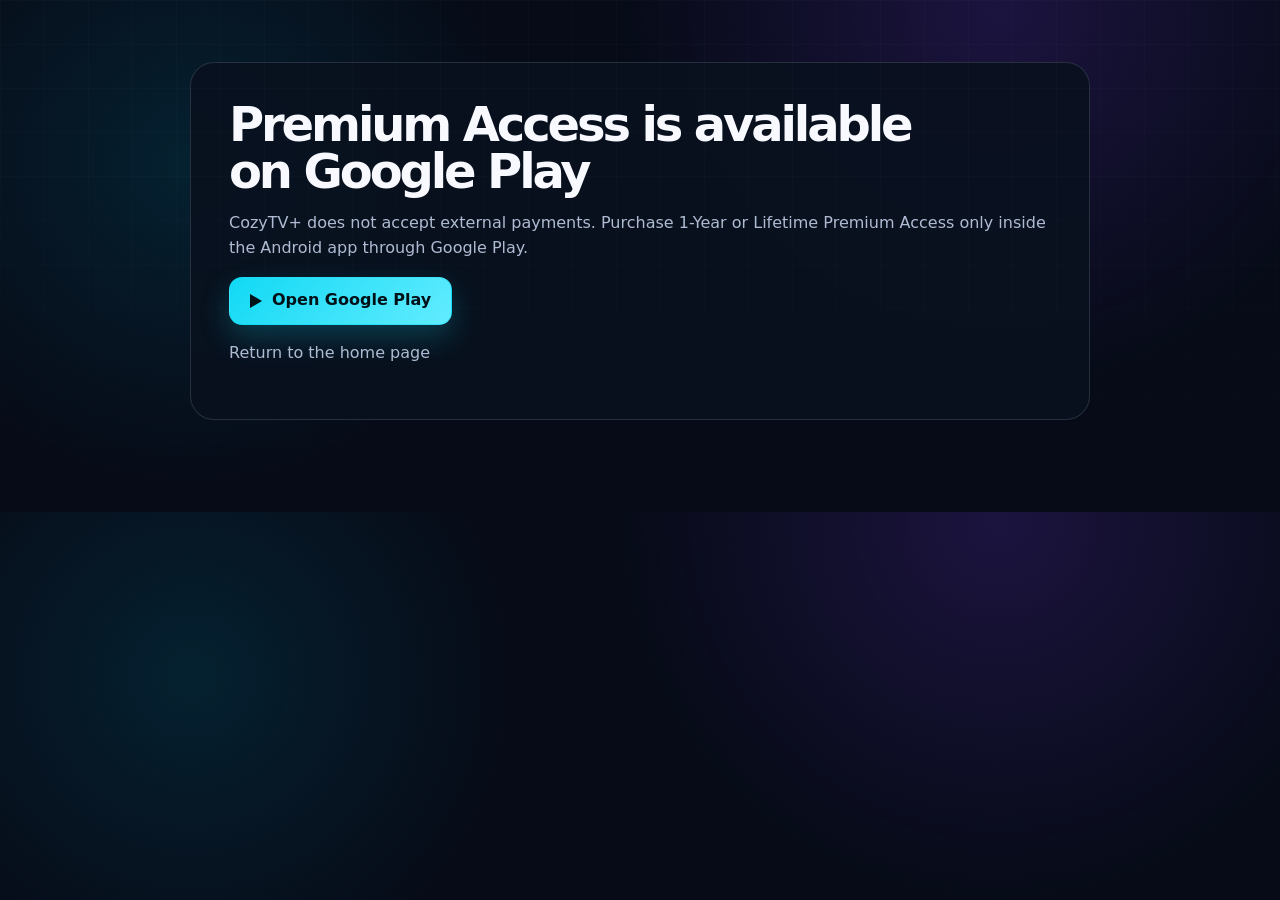
<file: en/activate/index.html>
<!doctype html><html lang="en"><head><meta charset="utf-8"><meta name="viewport" content="width=device-width,initial-scale=1"><title>CozyTV+ Premium — Google Play</title><link rel="stylesheet" href="../../assets/site.css?v=3.0"></head><body><main class="legal-page"><article class="legal-card"><h1>Premium Access is available on Google Play</h1><p>CozyTV+ does not accept external payments. Purchase 1-Year or Lifetime Premium Access only inside the Android app through Google Play.</p><p><a class="button button-primary" href="https://play.google.com/store/apps/details?id=com.cozytv.player&hl=en"><span class="play-icon"></span>Open Google Play</a></p><p><a href="../">Return to the home page</a></p></article></main></body></html>
</file>
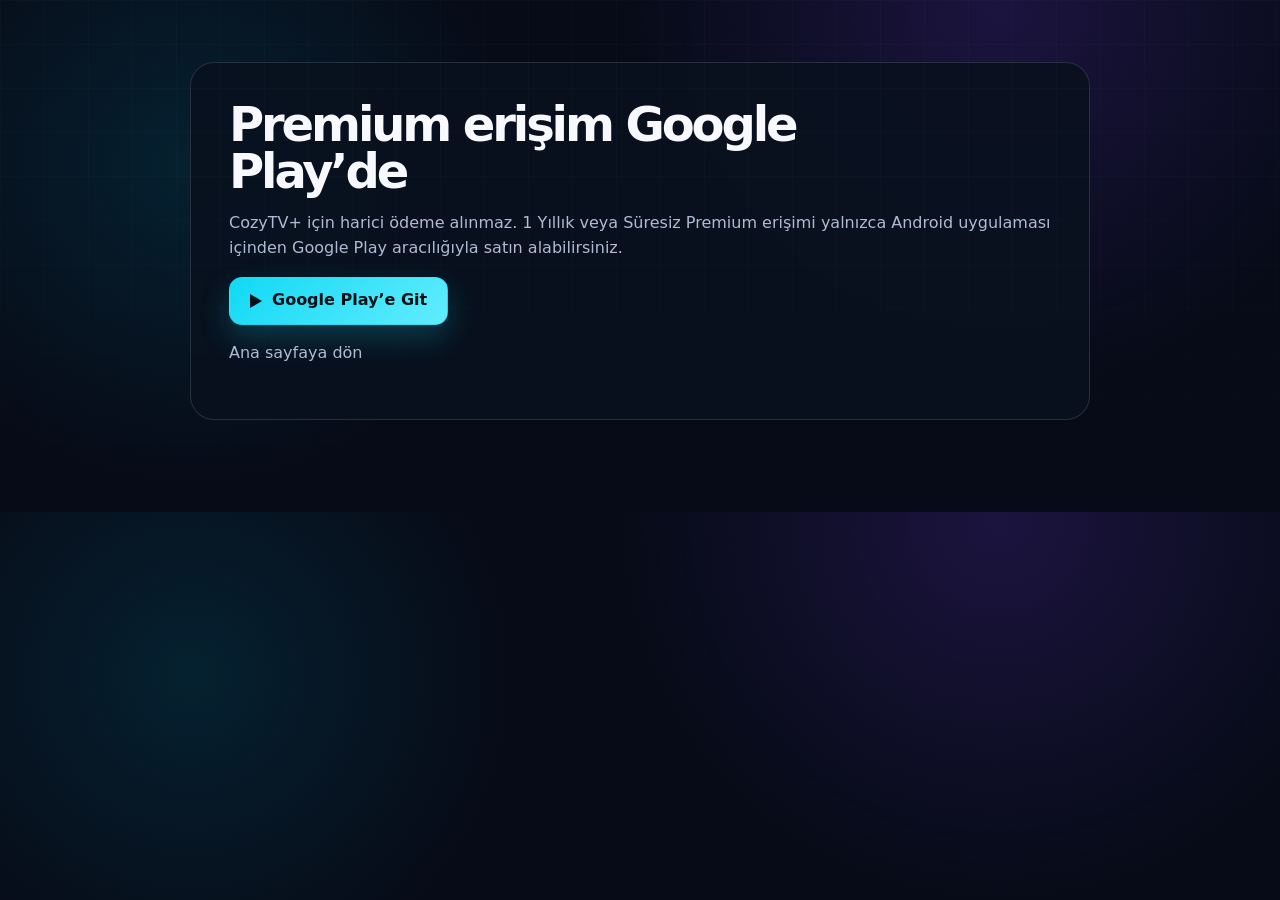
<file: tr/activate/index.html>
<!doctype html><html lang="tr"><head><meta charset="utf-8"><meta name="viewport" content="width=device-width,initial-scale=1"><title>CozyTV+ Premium — Google Play</title><link rel="stylesheet" href="../../assets/site.css?v=3.0"></head><body><main class="legal-page"><article class="legal-card"><h1>Premium erişim Google Play’de</h1><p>CozyTV+ için harici ödeme alınmaz. 1 Yıllık veya Süresiz Premium erişimi yalnızca Android uygulaması içinden Google Play aracılığıyla satın alabilirsiniz.</p><p><a class="button button-primary" href="https://play.google.com/store/apps/details?id=com.cozytv.player&hl=tr"><span class="play-icon"></span>Google Play’e Git</a></p><p><a href="../">Ana sayfaya dön</a></p></article></main></body></html>
</file>
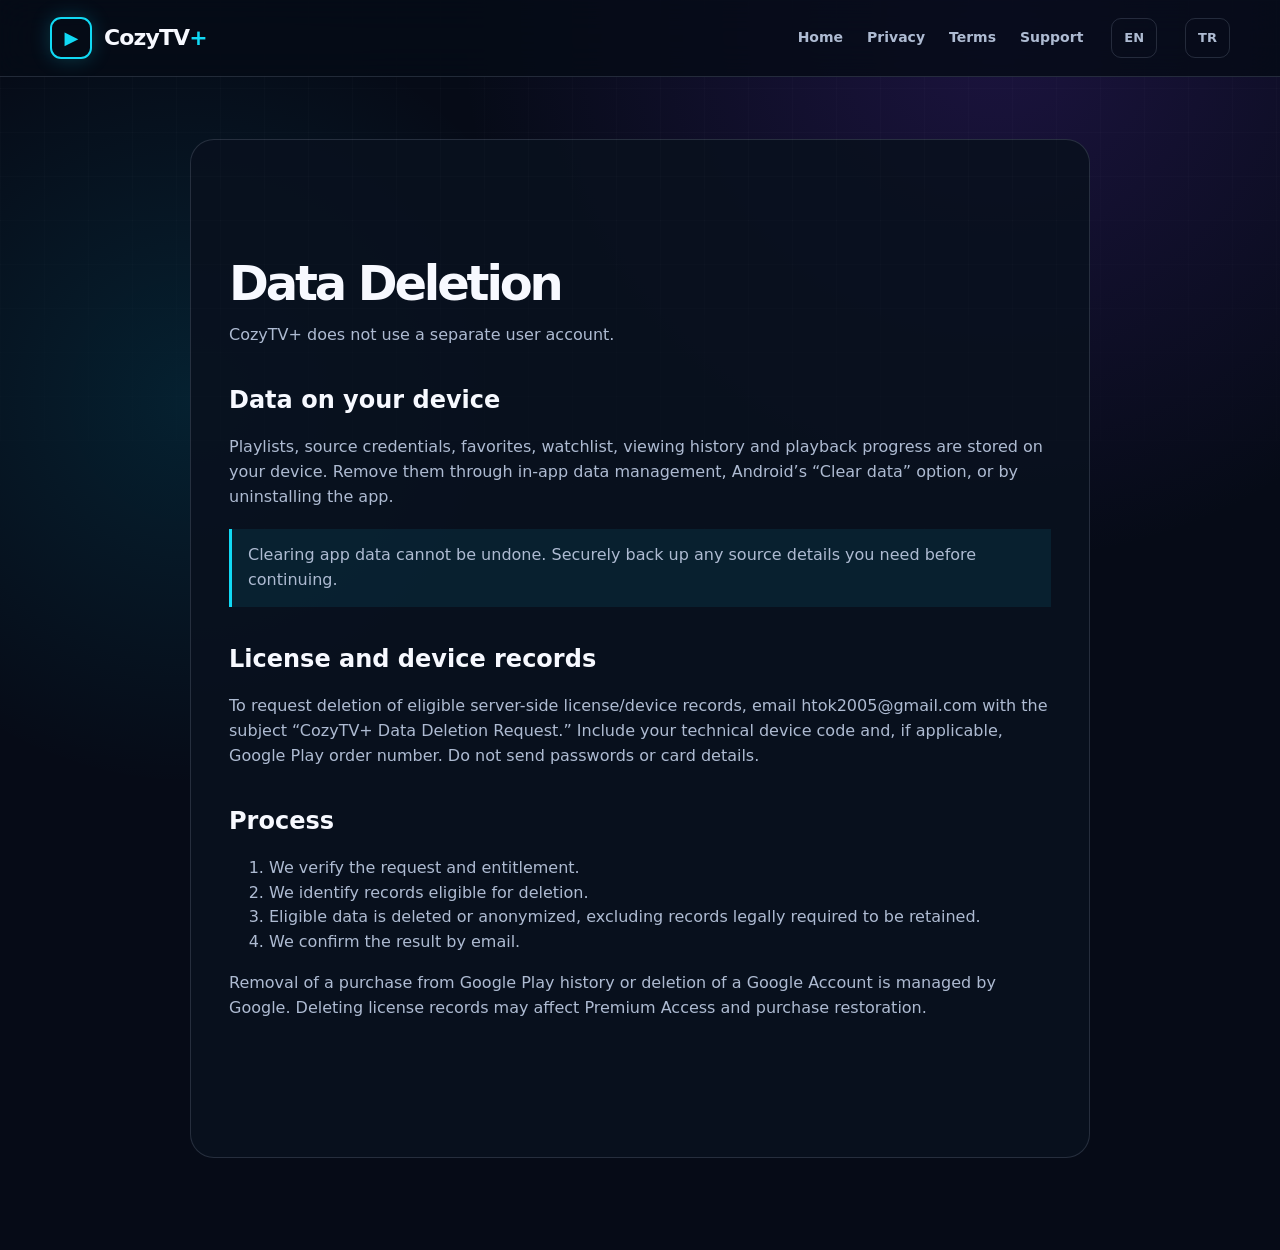
<file: data-deletion.html>
<!doctype html><html lang="tr"><head><meta charset="utf-8"><meta name="viewport" content="width=device-width,initial-scale=1"><title>CozyTV+ Veri Silme / Data Deletion</title><link rel="stylesheet" href="assets/site.css?v=3.0"></head><body><header class="site-header"><nav class="nav wrap"><a class="brand" href="tr/"><span class="brand-mark">▶</span><span>CozyTV<span class="brand-plus">+</span></span></a><div class="nav-links"><a href="tr/">Ana Sayfa</a><a href="privacy.html">Gizlilik</a><a href="terms.html">Koşullar</a><a href="support.html">Destek</a></div><a class="lang" data-language-switch="en" href="?lang=en">EN</a><a class="lang" data-language-switch="tr" href="?lang=tr">TR</a></nav></header><main class="legal-page"><article class="legal-card"><section data-language="tr"><h1>Veri Silme</h1><p class="legal-meta">CozyTV+ için ayrı bir kullanıcı hesabı bulunmaz.</p><h2>Cihazınızdaki veriler</h2><p>Oynatma listeleri, kaynak giriş bilgileri, favoriler, izleme listesi, izleme geçmişi ve ilerleme kayıtları cihazınızda saklanır. Bunları uygulamadaki veri yönetimi seçeneklerinden, Android uygulama ayarlarından “Verileri temizle” seçeneğiyle veya uygulamayı kaldırarak silebilirsiniz.</p><div class="notice">Uygulama verilerini temizlemek geri alınamaz. Devam etmeden önce gerekli kaynak bilgilerinizi güvenli şekilde yedekleyin.</div><h2>Lisans ve cihaz kayıtları</h2><p>Sunucu tarafındaki uygun lisans/cihaz kayıtlarının silinmesini istemek için <a href="mailto:htok2005@gmail.com?subject=CozyTV%2B%20Veri%20Silme%20Talebi">htok2005@gmail.com</a> adresine “CozyTV+ Veri Silme Talebi” konusuyla yazın. Teknik cihaz kodunuzu ve varsa Google Play sipariş numaranızı ekleyin. Şifre veya kart bilgisi göndermeyin.</p><h2>İşlem süreci</h2><ol><li>Talep ve erişim hakkı doğrulanır.</li><li>Silinmesi mümkün kayıtlar belirlenir.</li><li>Yasal olarak saklanması zorunlu kayıtlar hariç uygun veriler silinir veya anonimleştirilir.</li><li>Sonuç e-posta ile bildirilir.</li></ol><p>Satın alma işleminin Google Play geçmişinden kaldırılması veya Google Hesabının silinmesi Google tarafından yönetilir. Lisans kaydının silinmesi Premium erişimi ve cihazlarda geri yükleme olanağını etkileyebilir.</p></section><section data-language="en" hidden><h1>Data Deletion</h1><p class="legal-meta">CozyTV+ does not use a separate user account.</p><h2>Data on your device</h2><p>Playlists, source credentials, favorites, watchlist, viewing history and playback progress are stored on your device. Remove them through in-app data management, Android’s “Clear data” option, or by uninstalling the app.</p><div class="notice">Clearing app data cannot be undone. Securely back up any source details you need before continuing.</div><h2>License and device records</h2><p>To request deletion of eligible server-side license/device records, email <a href="mailto:htok2005@gmail.com?subject=CozyTV%2B%20Data%20Deletion%20Request">htok2005@gmail.com</a> with the subject “CozyTV+ Data Deletion Request.” Include your technical device code and, if applicable, Google Play order number. Do not send passwords or card details.</p><h2>Process</h2><ol><li>We verify the request and entitlement.</li><li>We identify records eligible for deletion.</li><li>Eligible data is deleted or anonymized, excluding records legally required to be retained.</li><li>We confirm the result by email.</li></ol><p>Removal of a purchase from Google Play history or deletion of a Google Account is managed by Google. Deleting license records may affect Premium Access and purchase restoration.</p></section></article></main><script src="assets/site.js?v=3.1"></script></body></html>
</file>
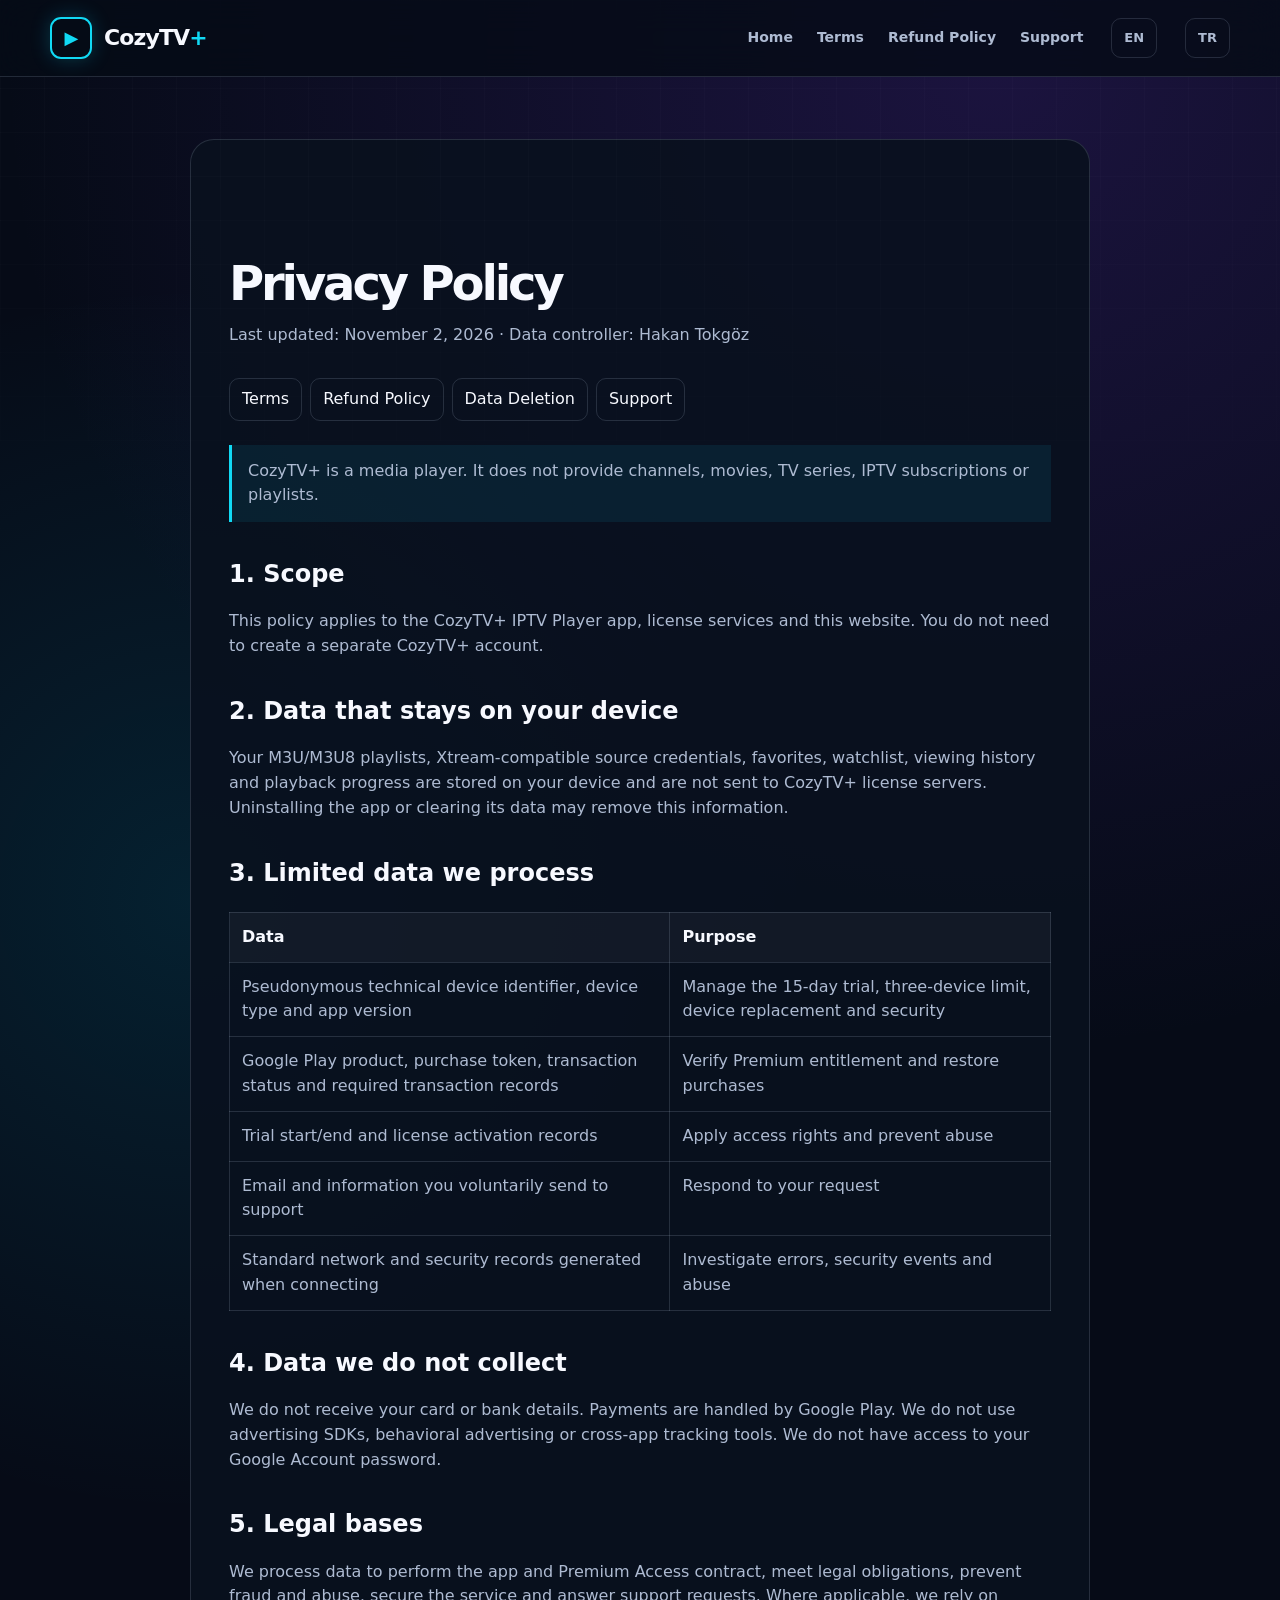
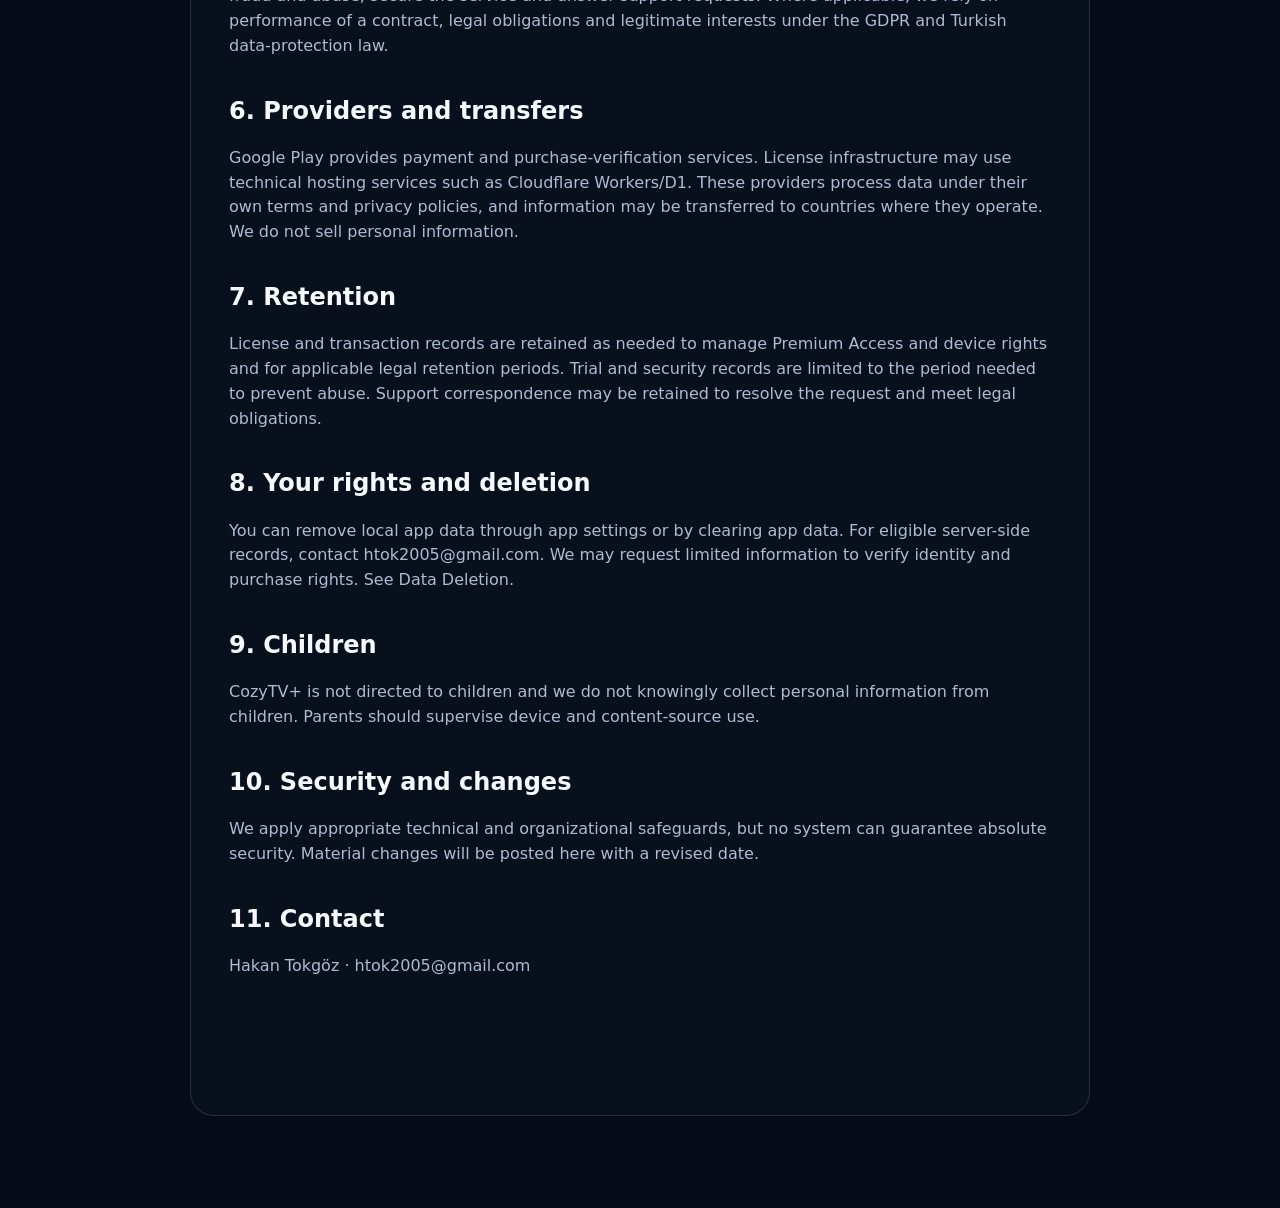
<file: privacy.html>
<!doctype html><html lang="tr"><head><meta charset="utf-8"><meta name="viewport" content="width=device-width,initial-scale=1"><title>CozyTV+ Gizlilik Politikası / Privacy Policy</title><meta name="description" content="CozyTV+ IPTV Player gizlilik politikası."><link rel="stylesheet" href="assets/site.css?v=3.0"></head><body><header class="site-header"><nav class="nav wrap"><a class="brand" href="tr/"><span class="brand-mark">▶</span><span>CozyTV<span class="brand-plus">+</span></span></a><div class="nav-links"><a href="tr/">Ana Sayfa</a><a href="terms.html">Koşullar</a><a href="refund.html">İade</a><a href="support.html">Destek</a></div><a class="lang" data-language-switch="en" href="?lang=en">EN</a><a class="lang" data-language-switch="tr" href="?lang=tr">TR</a></nav></header><main class="legal-page"><article class="legal-card">
<section data-language="tr"><h1>Gizlilik Politikası</h1><p class="legal-meta">Son güncelleme: 2 Kasım 2026 · Veri sorumlusu: Hakan Tokgöz</p><div class="legal-nav"><a href="terms.html">Kullanım Koşulları</a><a href="refund.html">İade Politikası</a><a href="data-deletion.html">Veri Silme</a><a href="support.html">Destek</a></div><div class="notice">CozyTV+ kanal, film, dizi, IPTV aboneliği veya oynatma listesi sağlamayan bir medya oynatıcıdır.</div>
<h2>1. Kapsam</h2><p>Bu politika CozyTV+ IPTV Player uygulaması, lisans hizmetleri ve bu internet sitesi için geçerlidir. CozyTV+ için ayrı bir kullanıcı hesabı oluşturmanız gerekmez.</p>
<h2>2. Cihazınızda kalan veriler</h2><p>Eklediğiniz M3U/M3U8 listeleri, Xtream uyumlu kaynak giriş bilgileri, favorileriniz, izleme listeniz, izleme geçmişiniz ve oynatma ilerlemeniz cihazınızda saklanır. Bu içerikler CozyTV+ lisans sunucularına gönderilmez. Uygulamayı kaldırmak veya uygulama verilerini temizlemek cihazdaki bu verileri silebilir.</p>
<h2>3. İşlediğimiz sınırlı veriler</h2><table class="legal-table"><tr><th>Veri</th><th>Amaç</th></tr><tr><td>Takma adlı teknik cihaz kimliği, cihaz türü ve uygulama sürümü</td><td>15 günlük denemeyi, en fazla üç cihaz hakkını, cihaz kaldırma/ekleme işlemlerini ve güvenliği yönetmek</td></tr><tr><td>Google Play ürün, satın alma belirteci, işlem durumu ve gerekli işlem kayıtları</td><td>Premium hakkını doğrulamak ve satın alımları geri yüklemek</td></tr><tr><td>Deneme başlangıç/bitiş ve lisans etkinleştirme kayıtları</td><td>Erişim hakkını uygulamak ve kötüye kullanımı önlemek</td></tr><tr><td>Destek için gönüllü gönderdiğiniz e-posta ve açıklamalar</td><td>Talebinizi yanıtlamak</td></tr><tr><td>Hizmete bağlanırken oluşan standart ağ ve güvenlik kayıtları</td><td>Hata, güvenlik ve kötüye kullanım incelemesi</td></tr></table>
<h2>4. Toplamadığımız veriler</h2><p>Kredi kartı veya banka bilgilerinizi almayız. Ödemeler Google Play tarafından yönetilir. Reklam SDK’sı, davranışsal reklamcılık veya uygulamalar arası takip aracı kullanmayız. Google Hesabınızın parolasına erişmeyiz.</p>
<h2>5. Hukuki dayanaklar</h2><p>Verileri; uygulama ve Premium erişim sözleşmesini yerine getirmek, yasal yükümlülükleri karşılamak, dolandırıcılığı ve kötüye kullanımı önlemek, hizmet güvenliğini sağlamak ve destek taleplerini yanıtlamak amacıyla işleriz. Geçerli olduğu ölçüde KVKK ve GDPR kapsamındaki sözleşmenin ifası, hukuki yükümlülük ve meşru menfaat dayanaklarına güveniriz.</p>
<h2>6. Hizmet sağlayıcılar ve aktarım</h2><p>Google Play ödeme ve satın alma doğrulama hizmetini sağlar. Lisans altyapısı Cloudflare Workers/D1 gibi teknik barındırma hizmetlerinden yararlanabilir. Bu sağlayıcılar verileri kendi koşulları ve gizlilik politikaları kapsamında işler. Verilerin hizmetlerin bulunduğu ülkelere aktarılması mümkün olabilir. Kişisel verilerinizi satmayız.</p>
<h2>7. Saklama</h2><p>Lisans ve işlem kayıtları, Premium erişiminizi ve cihaz hakkınızı yönetmek için gerekli süre boyunca ve uygulanabilir yasal saklama süreleri kapsamında tutulur. Deneme ve güvenlik kayıtları kötüye kullanımı önlemek için gerekli süreyle sınırlıdır. Destek yazışmaları talebin sonuçlandırılması ve yasal yükümlülükler için saklanabilir.</p>
<h2>8. Haklarınız ve silme</h2><p>Uygulama içindeki yerel verileri uygulama ayarlarından veya uygulama verilerini temizleyerek silebilirsiniz. Sunucu tarafındaki uygun kayıtlar için <a href="mailto:htok2005@gmail.com">htok2005@gmail.com</a> adresine başvurabilirsiniz. Kimliğinizi ve satın alma hakkınızı doğrulamak için sınırlı ek bilgi isteyebiliriz. Ayrıntılar <a href="data-deletion.html">Veri Silme</a> sayfasındadır.</p>
<h2>9. Çocuklar</h2><p>CozyTV+ çocuklara yönelik bir hizmet değildir ve bilerek çocuklardan kişisel veri toplamaz. Ebeveynler cihaz ve içerik kaynaklarının kullanımını denetlemelidir.</p>
<h2>10. Güvenlik ve değişiklikler</h2><p>Uygun teknik ve organizasyonel önlemler uygularız; hiçbir sistem mutlak güvenlik garantisi veremez. Politikadaki önemli değişiklikler bu sayfada yeni tarih ile yayımlanır.</p>
<h2>11. İletişim</h2><p>Hakan Tokgöz · <a href="mailto:htok2005@gmail.com">htok2005@gmail.com</a></p></section>
<section data-language="en" hidden><h1>Privacy Policy</h1><p class="legal-meta">Last updated: November 2, 2026 · Data controller: Hakan Tokgöz</p><div class="legal-nav"><a href="terms.html?lang=en">Terms</a><a href="refund.html?lang=en">Refund Policy</a><a href="data-deletion.html?lang=en">Data Deletion</a><a href="support.html?lang=en">Support</a></div><div class="notice">CozyTV+ is a media player. It does not provide channels, movies, TV series, IPTV subscriptions or playlists.</div>
<h2>1. Scope</h2><p>This policy applies to the CozyTV+ IPTV Player app, license services and this website. You do not need to create a separate CozyTV+ account.</p>
<h2>2. Data that stays on your device</h2><p>Your M3U/M3U8 playlists, Xtream-compatible source credentials, favorites, watchlist, viewing history and playback progress are stored on your device and are not sent to CozyTV+ license servers. Uninstalling the app or clearing its data may remove this information.</p>
<h2>3. Limited data we process</h2><table class="legal-table"><tr><th>Data</th><th>Purpose</th></tr><tr><td>Pseudonymous technical device identifier, device type and app version</td><td>Manage the 15-day trial, three-device limit, device replacement and security</td></tr><tr><td>Google Play product, purchase token, transaction status and required transaction records</td><td>Verify Premium entitlement and restore purchases</td></tr><tr><td>Trial start/end and license activation records</td><td>Apply access rights and prevent abuse</td></tr><tr><td>Email and information you voluntarily send to support</td><td>Respond to your request</td></tr><tr><td>Standard network and security records generated when connecting</td><td>Investigate errors, security events and abuse</td></tr></table>
<h2>4. Data we do not collect</h2><p>We do not receive your card or bank details. Payments are handled by Google Play. We do not use advertising SDKs, behavioral advertising or cross-app tracking tools. We do not have access to your Google Account password.</p>
<h2>5. Legal bases</h2><p>We process data to perform the app and Premium Access contract, meet legal obligations, prevent fraud and abuse, secure the service and answer support requests. Where applicable, we rely on performance of a contract, legal obligations and legitimate interests under the GDPR and Turkish data-protection law.</p>
<h2>6. Providers and transfers</h2><p>Google Play provides payment and purchase-verification services. License infrastructure may use technical hosting services such as Cloudflare Workers/D1. These providers process data under their own terms and privacy policies, and information may be transferred to countries where they operate. We do not sell personal information.</p>
<h2>7. Retention</h2><p>License and transaction records are retained as needed to manage Premium Access and device rights and for applicable legal retention periods. Trial and security records are limited to the period needed to prevent abuse. Support correspondence may be retained to resolve the request and meet legal obligations.</p>
<h2>8. Your rights and deletion</h2><p>You can remove local app data through app settings or by clearing app data. For eligible server-side records, contact <a href="mailto:htok2005@gmail.com">htok2005@gmail.com</a>. We may request limited information to verify identity and purchase rights. See <a href="data-deletion.html?lang=en">Data Deletion</a>.</p>
<h2>9. Children</h2><p>CozyTV+ is not directed to children and we do not knowingly collect personal information from children. Parents should supervise device and content-source use.</p>
<h2>10. Security and changes</h2><p>We apply appropriate technical and organizational safeguards, but no system can guarantee absolute security. Material changes will be posted here with a revised date.</p>
<h2>11. Contact</h2><p>Hakan Tokgöz · <a href="mailto:htok2005@gmail.com">htok2005@gmail.com</a></p></section></article></main><script src="assets/site.js?v=3.1"></script></body></html>
</file>
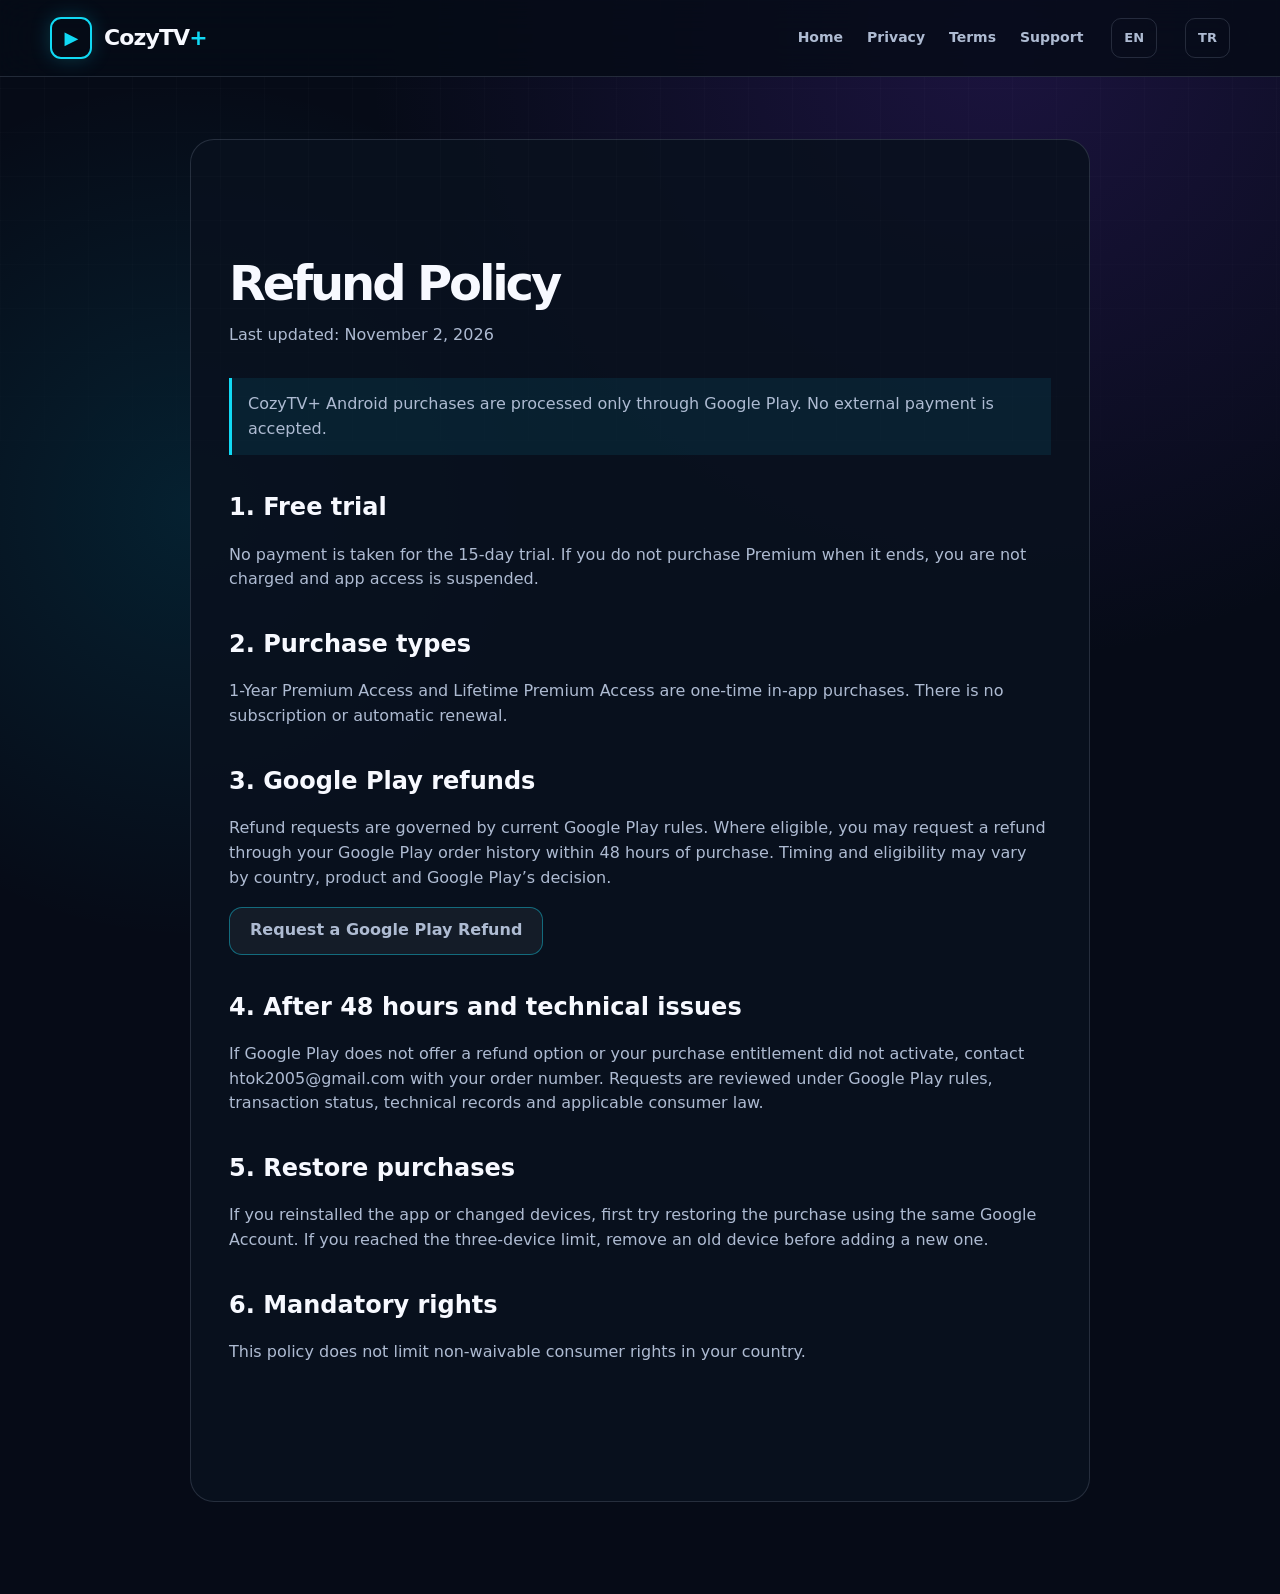
<file: refund.html>
<!doctype html><html lang="tr"><head><meta charset="utf-8"><meta name="viewport" content="width=device-width,initial-scale=1"><title>CozyTV+ İade Politikası / Refund Policy</title><link rel="stylesheet" href="assets/site.css?v=3.0"></head><body><header class="site-header"><nav class="nav wrap"><a class="brand" href="tr/"><span class="brand-mark">▶</span><span>CozyTV<span class="brand-plus">+</span></span></a><div class="nav-links"><a href="tr/">Ana Sayfa</a><a href="privacy.html">Gizlilik</a><a href="terms.html">Koşullar</a><a href="support.html">Destek</a></div><a class="lang" data-language-switch="en" href="?lang=en">EN</a><a class="lang" data-language-switch="tr" href="?lang=tr">TR</a></nav></header><main class="legal-page"><article class="legal-card"><section data-language="tr"><h1>İade Politikası</h1><p class="legal-meta">Son güncelleme: 2 Kasım 2026</p><div class="notice">CozyTV+ Android satın alımları yalnızca Google Play üzerinden gerçekleştirilir. Harici ödeme alınmaz.</div><h2>1. Ücretsiz deneme</h2><p>15 günlük deneme için ödeme alınmaz. Deneme sonunda satın alma yapmazsanız ücret oluşmaz; uygulamanın kullanımı durdurulur.</p><h2>2. Satın alma türleri</h2><p>1 Yıllık Premium Erişim ve Süresiz Premium Erişim tek seferlik uygulama içi satın almalardır. Abonelik veya otomatik yenileme bulunmaz.</p><h2>3. Google Play üzerinden iade</h2><p>Satın alma sonrasındaki iade talepleri Google Play’in geçerli iade kurallarına tabidir. Uygun durumlarda satın alma işleminden sonraki 48 saat içinde Google Play sipariş geçmişinizden iade talep edebilirsiniz. Süre ve uygunluk ülkenize, ürüne ve Google Play kararına göre değişebilir.</p><p><a class="button button-secondary" href="https://support.google.com/googleplay/workflow/9813244" target="_blank" rel="noopener">Google Play’de İade Talep Et</a></p><h2>4. 48 saat sonrası ve teknik sorunlar</h2><p>Google Play üzerinden iade seçeneği görünmüyorsa veya satın alma hakkınız etkinleşmediyse sipariş numaranızla <a href="mailto:htok2005@gmail.com">htok2005@gmail.com</a> adresine başvurun. Talep; Google Play kuralları, satın alma durumu, teknik kayıtlar ve uygulanabilir tüketici mevzuatı kapsamında değerlendirilir.</p><h2>5. Satın alımı geri yükleme</h2><p>Uygulamayı yeniden yüklediyseniz veya yeni bir cihaza geçtiyseniz, aynı Google Hesabını kullanarak önce satın alımı geri yüklemeyi deneyin. Üç cihaz sınırına ulaştıysanız eski cihazı kaldırıp yenisini ekleyebilirsiniz.</p><h2>6. Zorunlu haklar</h2><p>Bu politika, ülkenizdeki vazgeçilemeyen tüketici haklarını sınırlamaz.</p></section><section data-language="en" hidden><h1>Refund Policy</h1><p class="legal-meta">Last updated: November 2, 2026</p><div class="notice">CozyTV+ Android purchases are processed only through Google Play. No external payment is accepted.</div><h2>1. Free trial</h2><p>No payment is taken for the 15-day trial. If you do not purchase Premium when it ends, you are not charged and app access is suspended.</p><h2>2. Purchase types</h2><p>1-Year Premium Access and Lifetime Premium Access are one-time in-app purchases. There is no subscription or automatic renewal.</p><h2>3. Google Play refunds</h2><p>Refund requests are governed by current Google Play rules. Where eligible, you may request a refund through your Google Play order history within 48 hours of purchase. Timing and eligibility may vary by country, product and Google Play’s decision.</p><p><a class="button button-secondary" href="https://support.google.com/googleplay/workflow/9813244" target="_blank" rel="noopener">Request a Google Play Refund</a></p><h2>4. After 48 hours and technical issues</h2><p>If Google Play does not offer a refund option or your purchase entitlement did not activate, contact <a href="mailto:htok2005@gmail.com">htok2005@gmail.com</a> with your order number. Requests are reviewed under Google Play rules, transaction status, technical records and applicable consumer law.</p><h2>5. Restore purchases</h2><p>If you reinstalled the app or changed devices, first try restoring the purchase using the same Google Account. If you reached the three-device limit, remove an old device before adding a new one.</p><h2>6. Mandatory rights</h2><p>This policy does not limit non-waivable consumer rights in your country.</p></section></article></main><script src="assets/site.js?v=3.1"></script></body></html>
</file>
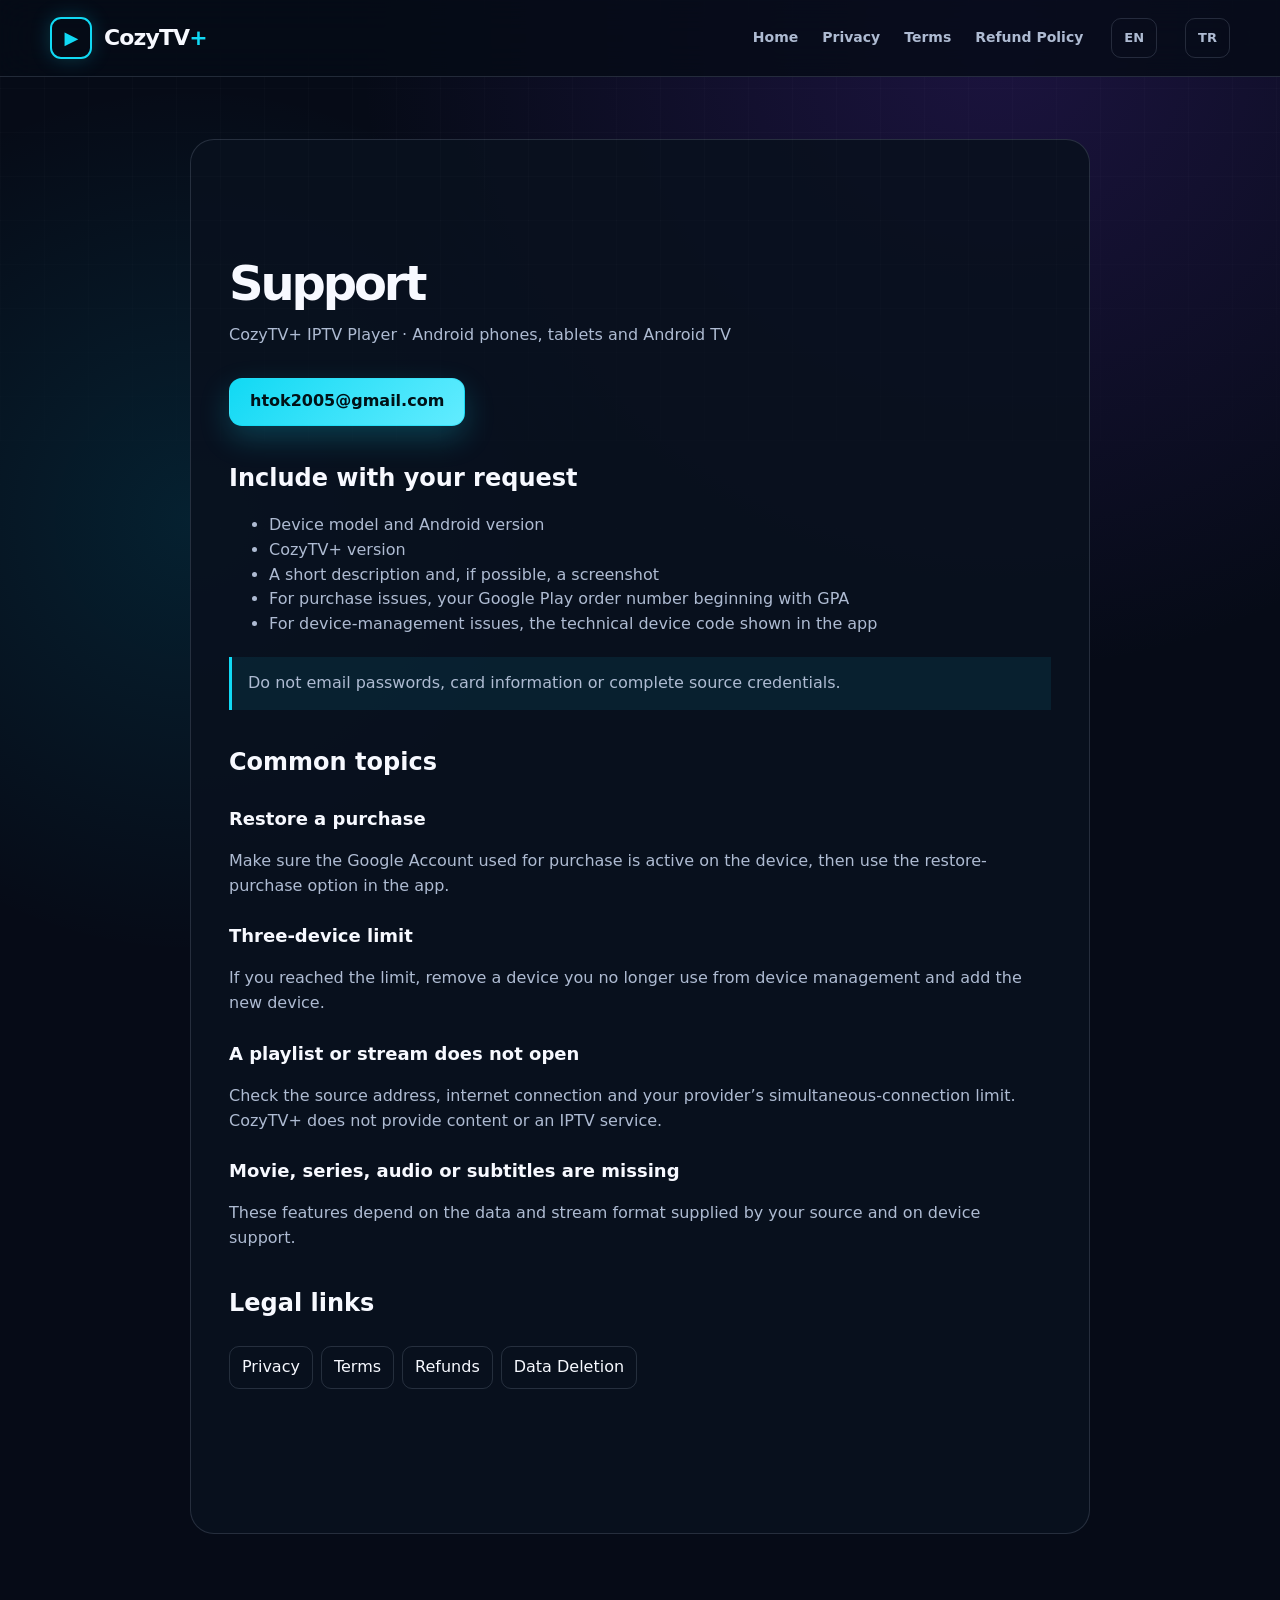
<file: support.html>
<!doctype html><html lang="tr"><head><meta charset="utf-8"><meta name="viewport" content="width=device-width,initial-scale=1"><title>CozyTV+ Destek / Support</title><link rel="stylesheet" href="assets/site.css?v=3.0"></head><body><header class="site-header"><nav class="nav wrap"><a class="brand" href="tr/"><span class="brand-mark">▶</span><span>CozyTV<span class="brand-plus">+</span></span></a><div class="nav-links"><a href="tr/">Ana Sayfa</a><a href="privacy.html">Gizlilik</a><a href="terms.html">Koşullar</a><a href="refund.html">İade</a></div><a class="lang" data-language-switch="en" href="?lang=en">EN</a><a class="lang" data-language-switch="tr" href="?lang=tr">TR</a></nav></header><main class="legal-page"><article class="legal-card"><section data-language="tr"><h1>Destek</h1><p class="legal-meta">CozyTV+ IPTV Player · Android telefon, tablet ve Android TV</p><p><a class="button button-primary" href="mailto:htok2005@gmail.com">htok2005@gmail.com</a></p><h2>Destek talebine ekleyin</h2><ul><li>Cihaz modeli ve Android sürümü</li><li>CozyTV+ sürümü</li><li>Sorunun kısa açıklaması ve mümkünse ekran görüntüsü</li><li>Satın alma sorunuysa Google Play sipariş numarası (GPA ile başlayan)</li><li>Cihaz yönetimi sorunuysa uygulamada görünen teknik cihaz kodu</li></ul><div class="notice">Şifrenizi, kredi kartı bilginizi veya tam kaynak giriş bilgilerinizi e-postayla göndermeyin.</div><h2>Sık karşılaşılan konular</h2><h3>Satın alımı geri yükleme</h3><p>Satın almayı yaptığınız Google Hesabının cihazda etkin olduğundan emin olun ve uygulamadaki satın alımı geri yükleme seçeneğini kullanın.</p><h3>Üç cihaz sınırı</h3><p>Sınıra ulaştıysanız cihaz yönetiminden artık kullanmadığınız cihazı kaldırın ve yeni cihazı ekleyin.</p><h3>Liste veya yayın açılmıyor</h3><p>Kaynak adresinizi, internet bağlantınızı ve kaynak sağlayıcınızın eşzamanlı bağlantı sınırını kontrol edin. CozyTV+ içerik veya IPTV hizmeti sağlamaz.</p><h3>Film, dizi, ses veya altyazı eksik</h3><p>Bu özellikler eklediğiniz kaynağın verilerine, yayın biçimine ve cihaz desteğine bağlıdır.</p><h2>Yasal bağlantılar</h2><div class="legal-nav"><a href="privacy.html">Gizlilik</a><a href="terms.html">Koşullar</a><a href="refund.html">İade</a><a href="data-deletion.html">Veri Silme</a></div></section><section data-language="en" hidden><h1>Support</h1><p class="legal-meta">CozyTV+ IPTV Player · Android phones, tablets and Android TV</p><p><a class="button button-primary" href="mailto:htok2005@gmail.com">htok2005@gmail.com</a></p><h2>Include with your request</h2><ul><li>Device model and Android version</li><li>CozyTV+ version</li><li>A short description and, if possible, a screenshot</li><li>For purchase issues, your Google Play order number beginning with GPA</li><li>For device-management issues, the technical device code shown in the app</li></ul><div class="notice">Do not email passwords, card information or complete source credentials.</div><h2>Common topics</h2><h3>Restore a purchase</h3><p>Make sure the Google Account used for purchase is active on the device, then use the restore-purchase option in the app.</p><h3>Three-device limit</h3><p>If you reached the limit, remove a device you no longer use from device management and add the new device.</p><h3>A playlist or stream does not open</h3><p>Check the source address, internet connection and your provider’s simultaneous-connection limit. CozyTV+ does not provide content or an IPTV service.</p><h3>Movie, series, audio or subtitles are missing</h3><p>These features depend on the data and stream format supplied by your source and on device support.</p><h2>Legal links</h2><div class="legal-nav"><a href="privacy.html?lang=en">Privacy</a><a href="terms.html?lang=en">Terms</a><a href="refund.html?lang=en">Refunds</a><a href="data-deletion.html?lang=en">Data Deletion</a></div></section></article></main><script src="assets/site.js?v=3.1"></script></body></html>
</file>
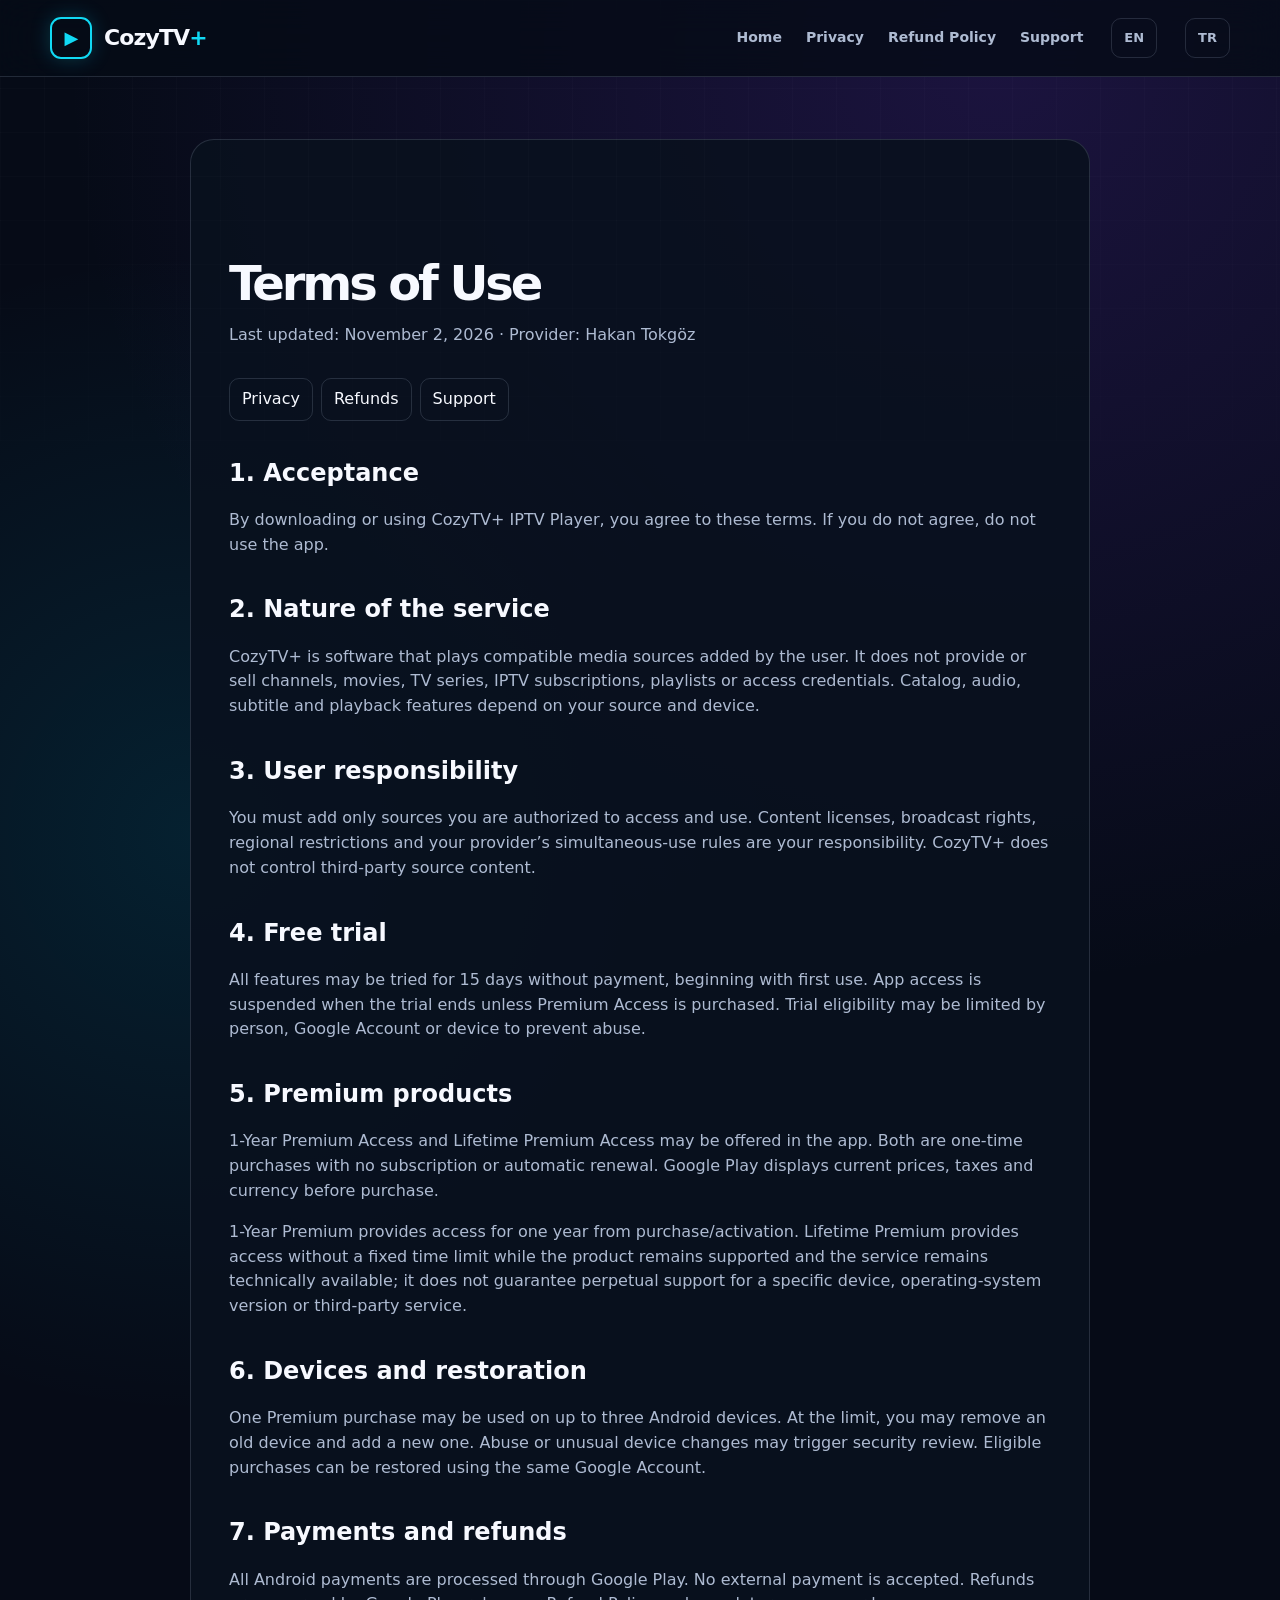
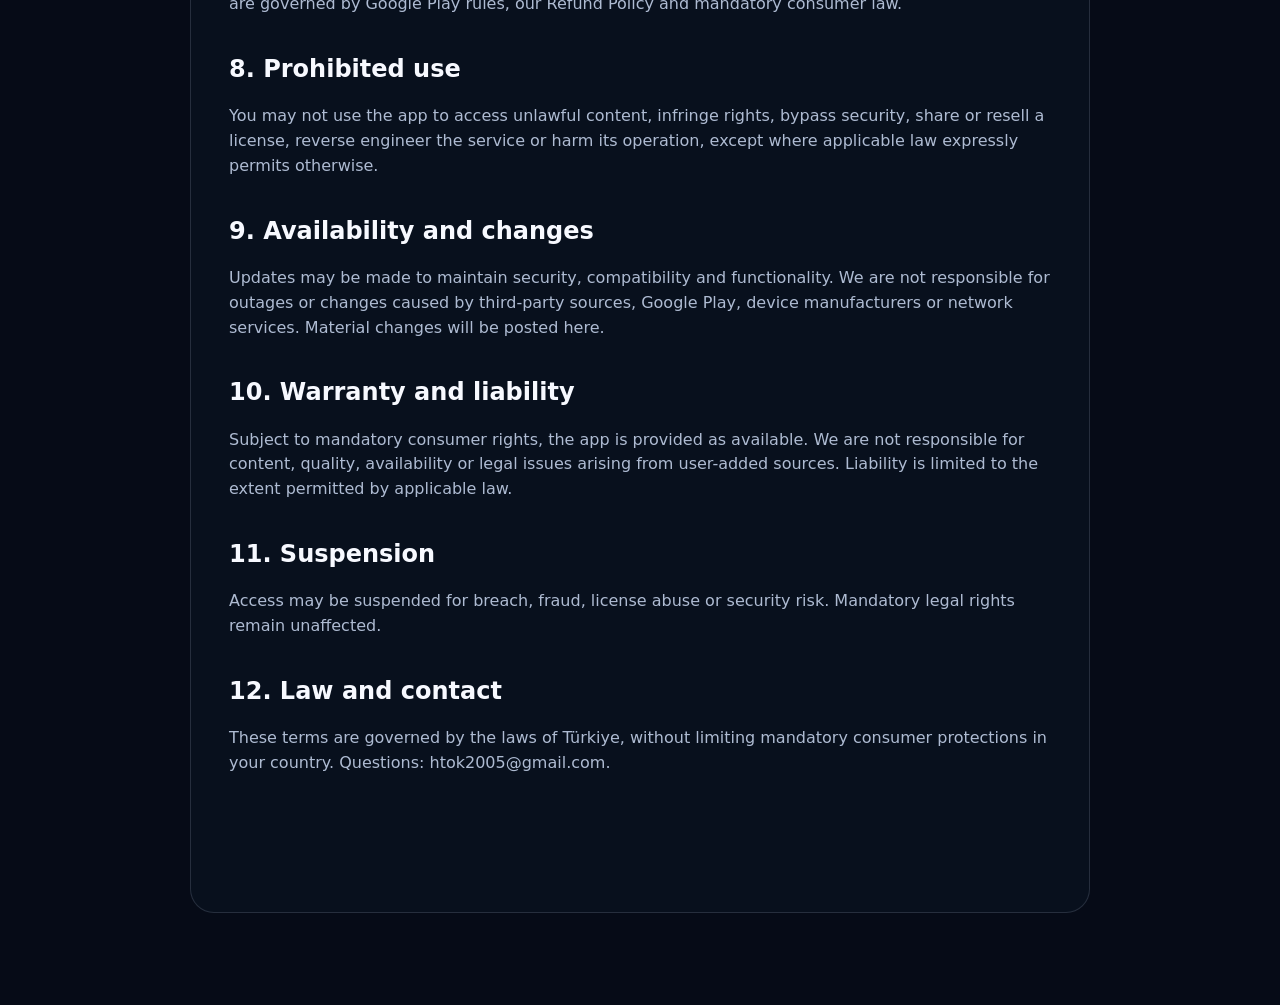
<file: terms.html>
<!doctype html><html lang="tr"><head><meta charset="utf-8"><meta name="viewport" content="width=device-width,initial-scale=1"><title>CozyTV+ Kullanım Koşulları / Terms of Use</title><link rel="stylesheet" href="assets/site.css?v=3.0"></head><body><header class="site-header"><nav class="nav wrap"><a class="brand" href="tr/"><span class="brand-mark">▶</span><span>CozyTV<span class="brand-plus">+</span></span></a><div class="nav-links"><a href="tr/">Ana Sayfa</a><a href="privacy.html">Gizlilik</a><a href="refund.html">İade</a><a href="support.html">Destek</a></div><a class="lang" data-language-switch="en" href="?lang=en">EN</a><a class="lang" data-language-switch="tr" href="?lang=tr">TR</a></nav></header><main class="legal-page"><article class="legal-card">
<section data-language="tr"><h1>Kullanım Koşulları</h1><p class="legal-meta">Son güncelleme: 2 Kasım 2026 · Sağlayıcı: Hakan Tokgöz</p><div class="legal-nav"><a href="privacy.html">Gizlilik</a><a href="refund.html">İade</a><a href="support.html">Destek</a></div><h2>1. Koşulların kabulü</h2><p>CozyTV+ IPTV Player’ı indirerek veya kullanarak bu koşulları kabul edersiniz. Kabul etmiyorsanız uygulamayı kullanmayın.</p><h2>2. Hizmetin niteliği</h2><p>CozyTV+ yalnızca kullanıcı tarafından eklenen uyumlu medya kaynaklarını oynatan bir yazılımdır. Kanal, film, dizi, IPTV aboneliği, oynatma listesi veya erişim bilgisi sağlamaz ve satmaz. Katalog, ses, altyazı ve oynatma özellikleri kaynağınıza ve cihazınıza bağlıdır.</p><h2>3. Kullanıcının sorumluluğu</h2><p>Yalnızca erişim ve kullanım hakkına sahip olduğunuz kaynakları eklemelisiniz. İçerik lisansları, yayın hakları, bölgesel sınırlamalar ve kaynak sağlayıcınızın eşzamanlı kullanım kuralları sizin sorumluluğunuzdadır. CozyTV+ üçüncü taraf kaynakların içeriğini denetlemez.</p><h2>4. Deneme süresi</h2><p>Tüm özellikler ilk kullanımdan itibaren 15 gün ödeme alınmadan denenebilir. Deneme süresi sonunda Premium erişim satın alınmazsa uygulamanın kullanımı durdurulur. Deneme hakkı kişi, Google Hesabı veya cihaz düzeyinde kötüye kullanımı önlemek amacıyla sınırlandırılabilir.</p><h2>5. Premium ürünler</h2><p>Uygulama içinde 1 Yıllık Premium Erişim ve Süresiz Premium Erişim sunulabilir. Her ikisi de tek seferlik satın almadır; otomatik yenileme veya abonelik yoktur. Güncel fiyat, vergi ve para birimi satın alma ekranında Google Play tarafından gösterilir.</p><p>1 Yıllık Premium, satın alma/etkinleştirme tarihinden itibaren bir yıl erişim verir. Süresiz Premium, ürün desteklendiği ve hizmet teknik olarak sunulduğu sürece zaman sınırlaması olmadan erişim hakkı sağlar; belirli bir cihazın, işletim sistemi sürümünün veya üçüncü taraf hizmetin sonsuza kadar destekleneceği garantisi değildir.</p><h2>6. Cihaz hakkı ve geri yükleme</h2><p>Bir Premium satın alımı en fazla üç Android cihazda kullanılabilir. Cihaz sınırına ulaştığınızda eski bir cihazı kaldırıp yenisini ekleyebilirsiniz. Kötüye kullanım veya olağandışı cihaz değişiklikleri güvenlik kontrolüne tabi olabilir. Uygun satın alımlar aynı Google Hesabı kullanılarak geri yüklenebilir.</p><h2>7. Ödemeler ve iadeler</h2><p>Tüm Android ödemeleri Google Play üzerinden yapılır. Harici ödeme kabul edilmez. İade talepleri Google Play kuralları, <a href="refund.html">İade Politikamız</a> ve zorunlu tüketici mevzuatı kapsamında değerlendirilir.</p><h2>8. Yasaklanan kullanımlar</h2><p>Uygulamayı hukuka aykırı içeriklere erişmek, telif veya diğer hakları ihlal etmek, güvenlik önlemlerini aşmak, lisansı paylaşmak/satmak, tersine mühendislik yapmak veya hizmete zarar vermek amacıyla kullanamazsınız; uygulanabilir hukukun açıkça izin verdiği haller saklıdır.</p><h2>9. Kullanılabilirlik ve değişiklikler</h2><p>Uygulamanın güvenliğini, uyumluluğunu ve işlevlerini korumak için güncellemeler yapılabilir. Üçüncü taraf kaynakların, Google Play’in, cihaz üreticilerinin veya ağ hizmetlerinin kesintisinden sorumlu değiliz. Önemli koşul değişiklikleri bu sayfada yayımlanır.</p><h2>10. Garanti ve sorumluluk</h2><p>Uygulama, zorunlu tüketici hakları saklı kalmak üzere, mevcut haliyle sunulur. Kullanıcının kaynaklarından doğan içerik, kalite, erişilebilirlik veya hukuki sorunlardan sorumlu değiliz. Sorumluluğumuz uygulanabilir hukukun izin verdiği ölçüde sınırlıdır.</p><h2>11. Fesih</h2><p>Koşulların ihlali, dolandırıcılık, lisans kötüye kullanımı veya güvenlik riski halinde erişim askıya alınabilir. Zorunlu yasal haklarınız etkilenmez.</p><h2>12. Hukuk ve iletişim</h2><p>Bu koşullar, zorunlu tüketici koruma hükümleri saklı kalmak üzere Türkiye Cumhuriyeti hukukuna tabidir. Sorular: <a href="mailto:htok2005@gmail.com">htok2005@gmail.com</a>.</p></section>
<section data-language="en" hidden><h1>Terms of Use</h1><p class="legal-meta">Last updated: November 2, 2026 · Provider: Hakan Tokgöz</p><div class="legal-nav"><a href="privacy.html?lang=en">Privacy</a><a href="refund.html?lang=en">Refunds</a><a href="support.html?lang=en">Support</a></div><h2>1. Acceptance</h2><p>By downloading or using CozyTV+ IPTV Player, you agree to these terms. If you do not agree, do not use the app.</p><h2>2. Nature of the service</h2><p>CozyTV+ is software that plays compatible media sources added by the user. It does not provide or sell channels, movies, TV series, IPTV subscriptions, playlists or access credentials. Catalog, audio, subtitle and playback features depend on your source and device.</p><h2>3. User responsibility</h2><p>You must add only sources you are authorized to access and use. Content licenses, broadcast rights, regional restrictions and your provider’s simultaneous-use rules are your responsibility. CozyTV+ does not control third-party source content.</p><h2>4. Free trial</h2><p>All features may be tried for 15 days without payment, beginning with first use. App access is suspended when the trial ends unless Premium Access is purchased. Trial eligibility may be limited by person, Google Account or device to prevent abuse.</p><h2>5. Premium products</h2><p>1-Year Premium Access and Lifetime Premium Access may be offered in the app. Both are one-time purchases with no subscription or automatic renewal. Google Play displays current prices, taxes and currency before purchase.</p><p>1-Year Premium provides access for one year from purchase/activation. Lifetime Premium provides access without a fixed time limit while the product remains supported and the service remains technically available; it does not guarantee perpetual support for a specific device, operating-system version or third-party service.</p><h2>6. Devices and restoration</h2><p>One Premium purchase may be used on up to three Android devices. At the limit, you may remove an old device and add a new one. Abuse or unusual device changes may trigger security review. Eligible purchases can be restored using the same Google Account.</p><h2>7. Payments and refunds</h2><p>All Android payments are processed through Google Play. No external payment is accepted. Refunds are governed by Google Play rules, our <a href="refund.html?lang=en">Refund Policy</a> and mandatory consumer law.</p><h2>8. Prohibited use</h2><p>You may not use the app to access unlawful content, infringe rights, bypass security, share or resell a license, reverse engineer the service or harm its operation, except where applicable law expressly permits otherwise.</p><h2>9. Availability and changes</h2><p>Updates may be made to maintain security, compatibility and functionality. We are not responsible for outages or changes caused by third-party sources, Google Play, device manufacturers or network services. Material changes will be posted here.</p><h2>10. Warranty and liability</h2><p>Subject to mandatory consumer rights, the app is provided as available. We are not responsible for content, quality, availability or legal issues arising from user-added sources. Liability is limited to the extent permitted by applicable law.</p><h2>11. Suspension</h2><p>Access may be suspended for breach, fraud, license abuse or security risk. Mandatory legal rights remain unaffected.</p><h2>12. Law and contact</h2><p>These terms are governed by the laws of Türkiye, without limiting mandatory consumer protections in your country. Questions: <a href="mailto:htok2005@gmail.com">htok2005@gmail.com</a>.</p></section></article></main><script src="assets/site.js?v=3.1"></script></body></html>
</file>
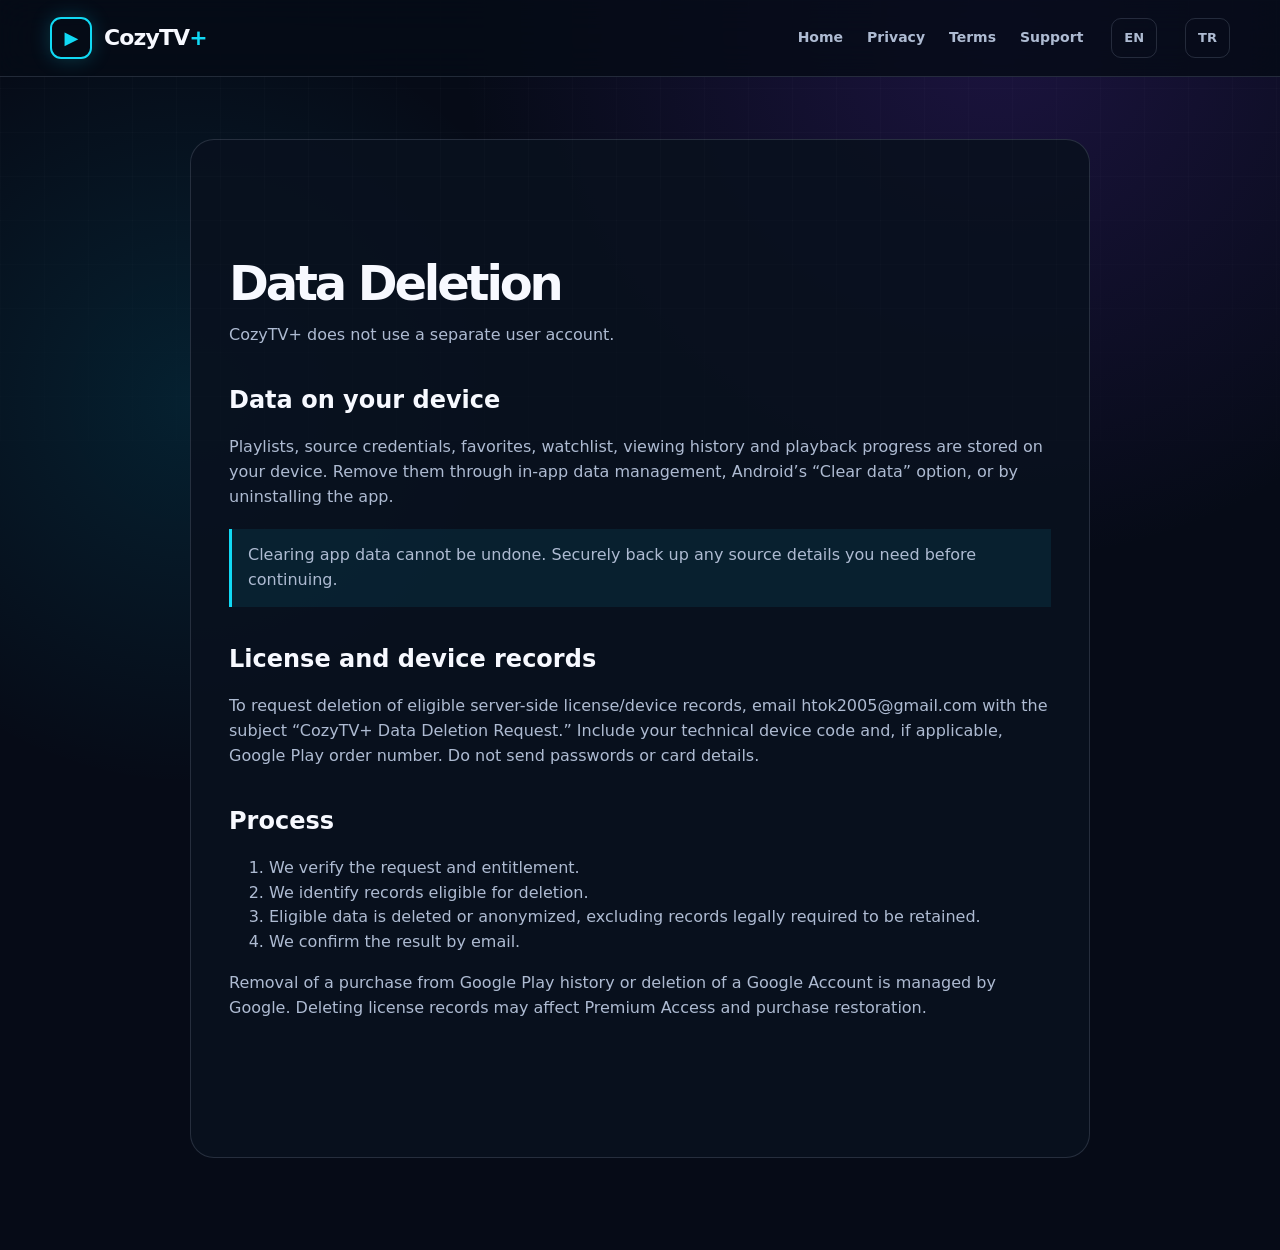
<file: cozytv-legal/data-deletion.html>
<!doctype html><html><head><meta charset="utf-8"><meta name="viewport" content="width=device-width,initial-scale=1"><script>location.replace('../data-deletion.html'+location.search);</script><noscript><meta http-equiv="refresh" content="0;url=../data-deletion.html"></noscript></head><body></body></html>
</file>
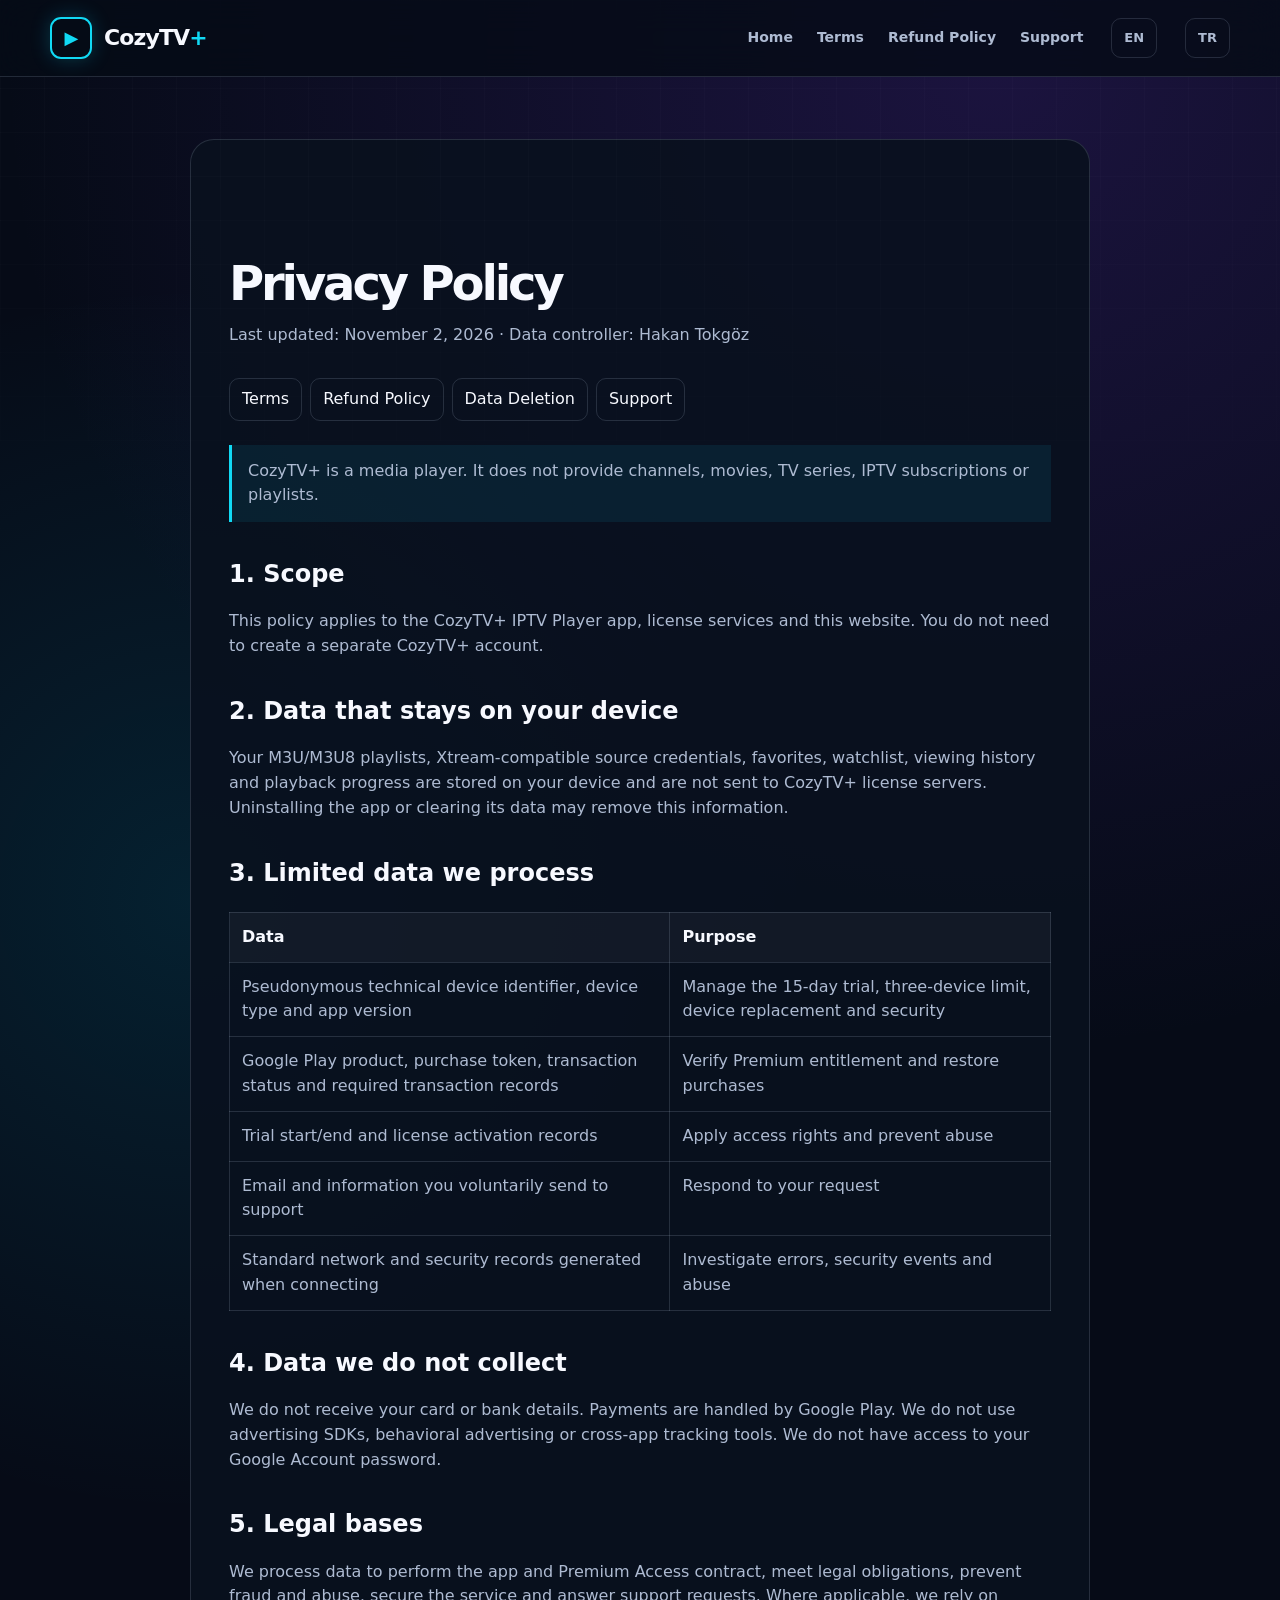
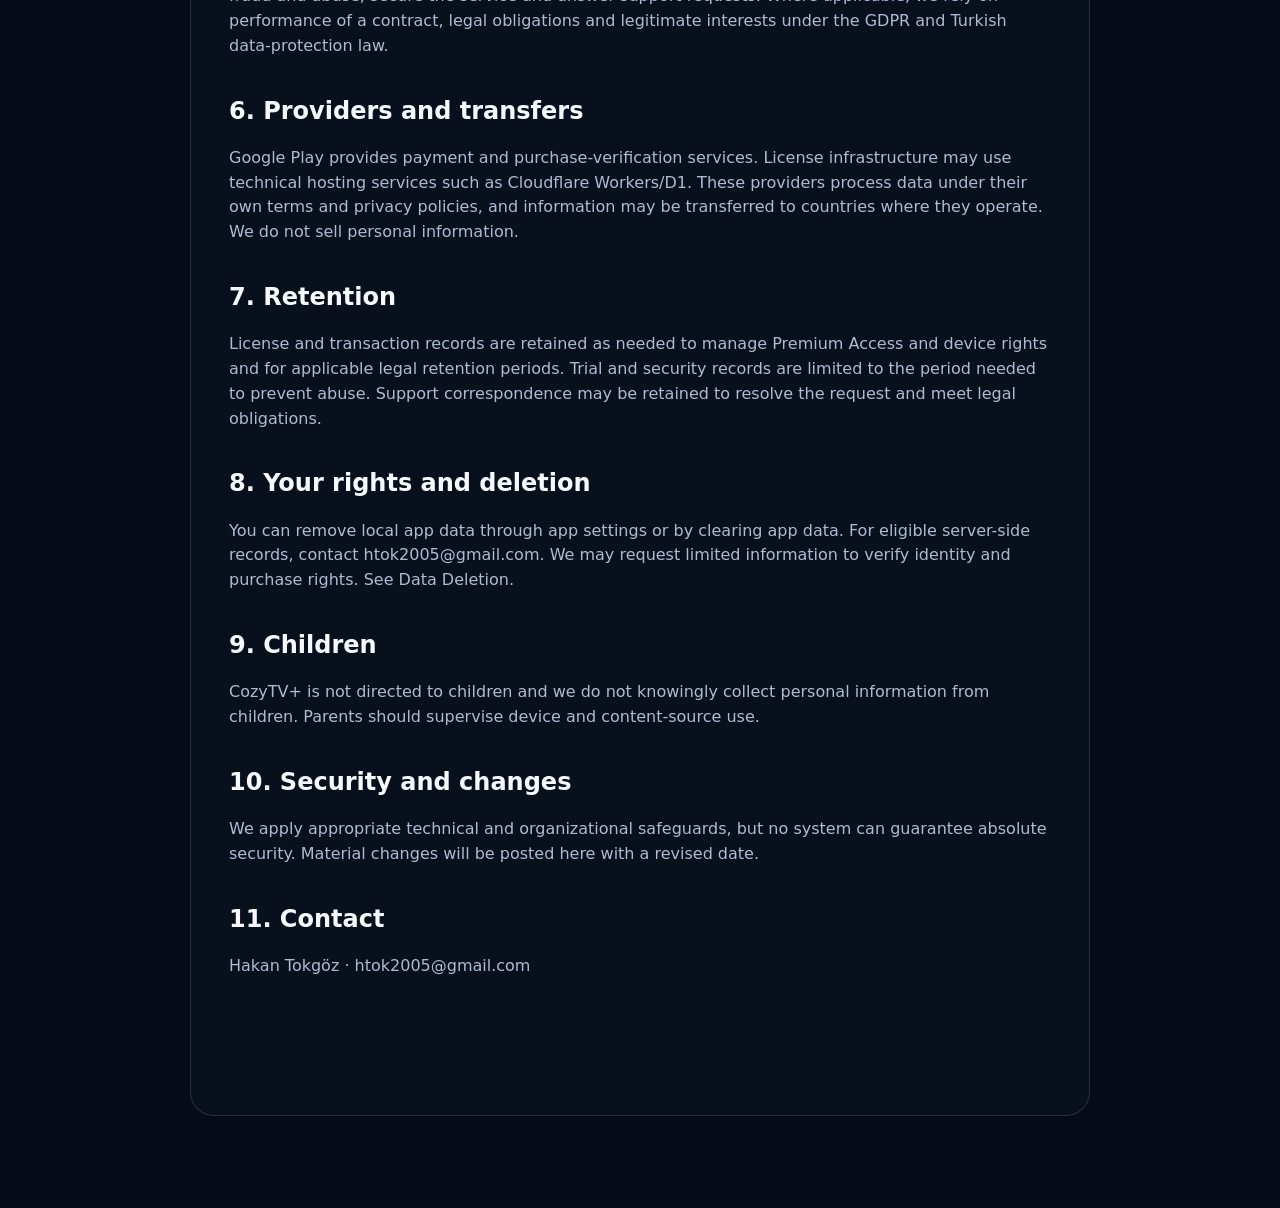
<file: cozytv-legal/privacy.html>
<!doctype html><html><head><meta charset="utf-8"><meta name="viewport" content="width=device-width,initial-scale=1"><script>location.replace('../privacy.html'+location.search);</script><noscript><meta http-equiv="refresh" content="0;url=../privacy.html"></noscript></head><body></body></html>
</file>
<file: assets/site.css>
:root{--bg:#060b17;--surface:#0d1728;--surface2:#121f34;--text:#f7f9ff;--muted:#aebbd2;--cyan:#11d9f4;--cyan2:#00a9d4;--orange:#ff6b45;--line:rgba(174,187,210,.18);--shadow:0 28px 70px rgba(0,0,0,.42)}
*{box-sizing:border-box}
html{scroll-behavior:smooth}
body{margin:0;background:radial-gradient(circle at 78% 2%,rgba(83,41,166,.28),transparent 34%),radial-gradient(circle at 15% 32%,rgba(0,190,230,.12),transparent 28%),var(--bg);color:var(--text);font-family:Inter,ui-sans-serif,system-ui,-apple-system,"Segoe UI",sans-serif;line-height:1.55}
body:before{content:"";position:fixed;inset:0;pointer-events:none;background-image:linear-gradient(rgba(255,255,255,.018) 1px,transparent 1px),linear-gradient(90deg,rgba(255,255,255,.018) 1px,transparent 1px);background-size:44px 44px;mask-image:linear-gradient(to bottom,black,transparent 70%)}
a{color:inherit;text-decoration:none}
img{display:block;max-width:100%}
.wrap{width:min(1180px,calc(100% - 40px));margin:auto}
.site-header{position:sticky;top:0;z-index:20;border-bottom:1px solid var(--line);background:rgba(6,11,23,.82);backdrop-filter:blur(18px)}
.nav{height:76px;display:flex;align-items:center;gap:28px}
.brand{display:flex;align-items:center;gap:12px;font-size:22px;font-weight:850;letter-spacing:-.04em;margin-right:auto}
.brand-mark{width:42px;height:42px;border:2px solid var(--cyan);border-radius:11px;display:grid;place-items:center;color:var(--cyan);font-size:18px;box-shadow:0 0 20px rgba(17,217,244,.22)}
.brand-plus{color:var(--cyan)}
.nav-links{display:flex;align-items:center;gap:24px;color:var(--muted);font-size:14px;font-weight:650}
.nav-links a:hover{color:var(--text)}
.lang{border:1px solid var(--line);padding:9px 12px;border-radius:10px;color:var(--muted);font-weight:750;font-size:13px}
.button{display:inline-flex;align-items:center;justify-content:center;gap:10px;min-height:48px;padding:0 20px;border-radius:13px;border:1px solid rgba(17,217,244,.42);font-weight:800;transition:transform .18s ease,box-shadow .18s ease,background .18s ease}
.button:hover{transform:translateY(-2px)}
.button-primary{color:#001117;background:linear-gradient(135deg,var(--cyan),#62ecff);box-shadow:0 12px 30px rgba(17,217,244,.22)}
.button-secondary{background:rgba(255,255,255,.05)}
.play-icon{width:0;height:0;border-top:7px solid transparent;border-bottom:7px solid transparent;border-left:12px solid currentColor}
.hero{padding:78px 0 54px;overflow:hidden}
.hero-grid{display:grid;grid-template-columns:1.02fr .98fr;align-items:center;gap:58px}
.eyebrow{display:inline-flex;align-items:center;gap:8px;color:var(--cyan);text-transform:uppercase;letter-spacing:.15em;font-size:12px;font-weight:850}
.eyebrow:before{content:"";width:22px;height:2px;background:var(--cyan)}
h1{font-size:clamp(48px,6.2vw,82px);line-height:.98;letter-spacing:-.065em;margin:20px 0 24px;max-width:720px}
.gradient-text{background:linear-gradient(90deg,var(--orange),#ff9d48 62%,#d845d4);-webkit-background-clip:text;background-clip:text;color:transparent}
.hero-copy{font-size:19px;color:var(--muted);max-width:640px;margin:0 0 30px}
.hero-actions{display:flex;flex-wrap:wrap;gap:12px}
.hero-note{margin-top:18px;color:#8e9db8;font-size:13px}
.hero-visual{position:relative;min-height:520px;display:grid;place-items:center}
.hero-glow{position:absolute;width:520px;height:520px;border-radius:50%;background:radial-gradient(circle,rgba(17,217,244,.24),rgba(98,47,185,.14) 46%,transparent 70%);filter:blur(8px)}
.app-icon{position:absolute;z-index:3;top:0;right:8%;width:142px;border-radius:30px;box-shadow:var(--shadow);transform:rotate(4deg)}
.device-card{position:absolute;overflow:hidden;border:1px solid rgba(137,209,255,.3);border-radius:22px;background:#07101e;box-shadow:var(--shadow)}
.device-card img{width:100%;height:100%;object-fit:cover}
.device-tv{width:92%;top:130px;right:0;transform:rotate(-2deg)}
.device-phone{width:31%;left:0;bottom:0;z-index:4;border-radius:28px;transform:rotate(3deg)}
.trust-row{display:grid;grid-template-columns:repeat(3,1fr);gap:16px;margin-top:20px}
.trust-item{padding:16px 18px;border:1px solid var(--line);border-radius:14px;background:rgba(255,255,255,.035)}
.trust-item strong{display:block;font-size:18px;color:var(--text)}
.trust-item span{font-size:13px;color:var(--muted)}
section{padding:82px 0}
.section-head{display:flex;justify-content:space-between;align-items:end;gap:28px;margin-bottom:34px}
.section-head h2{margin:8px 0 0;font-size:clamp(34px,4.6vw,58px);line-height:1.04;letter-spacing:-.05em}
.section-head p{max-width:500px;margin:0;color:var(--muted)}
.features{display:grid;grid-template-columns:repeat(3,1fr);gap:18px}
.feature{padding:28px;border:1px solid var(--line);border-radius:20px;background:linear-gradient(145deg,rgba(18,31,52,.92),rgba(9,17,31,.72));min-height:210px}
.feature-icon{width:48px;height:48px;border-radius:14px;display:grid;place-items:center;background:rgba(17,217,244,.1);color:var(--cyan);font-size:23px;margin-bottom:26px}
.feature h3{font-size:20px;margin:0 0 10px}
.feature p{margin:0;color:var(--muted);font-size:15px}
.gallery-shell{border:1px solid var(--line);border-radius:24px;background:rgba(8,15,28,.72);padding:18px;box-shadow:var(--shadow)}
.tabs{display:flex;gap:8px;margin-bottom:18px;overflow:auto}
.tab{appearance:none;border:1px solid var(--line);background:transparent;color:var(--muted);border-radius:11px;padding:11px 18px;font-weight:800;cursor:pointer;white-space:nowrap}
.tab[aria-selected="true"]{background:rgba(17,217,244,.12);border-color:var(--cyan);color:var(--cyan)}
.gallery-panel{display:none;grid-template-columns:repeat(2,minmax(0,1fr));gap:14px}
.gallery-panel.active{display:grid}
.shot{margin:0;border-radius:16px;overflow:hidden;background:#091120;border:1px solid rgba(255,255,255,.1)}
.shot img{width:100%;height:100%;object-fit:cover;transition:transform .25s ease}
.shot:hover img{transform:scale(1.018)}
.gallery-panel.phone .shot:first-child{grid-column:1/-1;aspect-ratio:16/9}
.gallery-panel.phone .shot:not(:first-child){aspect-ratio:9/16}
.gallery-panel.tablet .shot,.gallery-panel.tv .shot{aspect-ratio:16/9}
.premium{display:grid;grid-template-columns:.92fr 1.08fr;gap:30px;align-items:stretch}
.premium-card,.privacy-card{border:1px solid var(--line);border-radius:24px;padding:34px;background:linear-gradient(145deg,rgba(18,31,52,.96),rgba(8,15,28,.8));box-shadow:var(--shadow)}
.premium-card h2,.privacy-card h2{font-size:38px;line-height:1.05;letter-spacing:-.045em;margin:10px 0 18px}
.premium-list{list-style:none;padding:0;margin:26px 0;display:grid;gap:13px}
.premium-list li{display:flex;gap:12px;color:var(--muted)}
.premium-list li:before{content:"✓";color:var(--cyan);font-weight:900}
.access-grid{display:grid;grid-template-columns:1fr 1fr;gap:12px;margin:24px 0}
.access{padding:18px;border-radius:15px;border:1px solid var(--line);background:rgba(255,255,255,.035)}
.access strong{display:block;font-size:18px}.access span{font-size:13px;color:var(--muted)}
.privacy-card{background:radial-gradient(circle at 100% 0,rgba(17,217,244,.14),transparent 44%),linear-gradient(145deg,rgba(18,31,52,.96),rgba(8,15,28,.8))}
.privacy-card p{color:var(--muted)}
.cta{padding:62px 0 92px}
.cta-box{text-align:center;border:1px solid rgba(17,217,244,.25);border-radius:28px;padding:58px 24px;background:radial-gradient(circle at 50% 0,rgba(17,217,244,.16),transparent 50%),rgba(12,23,40,.82)}
.cta-box h2{font-size:clamp(38px,5vw,64px);line-height:1;margin:0 0 18px;letter-spacing:-.055em}.cta-box p{color:var(--muted);max-width:650px;margin:0 auto 28px}
.site-footer{border-top:1px solid var(--line);padding:36px 0;color:var(--muted);font-size:13px}
.footer-grid{display:flex;justify-content:space-between;gap:30px;align-items:flex-start}.footer-links{display:flex;flex-wrap:wrap;gap:18px}.footer-links a:hover{color:var(--text)}
.legal-page{padding:62px 0 92px}.legal-card{max-width:900px;margin:auto;padding:38px;border:1px solid var(--line);border-radius:24px;background:rgba(9,17,31,.9)}
.legal-card h1{font-size:48px;margin:0 0 10px}.legal-card h2{font-size:24px;margin:34px 0 10px}.legal-card h3{font-size:18px;margin:24px 0 8px}.legal-card p,.legal-card li{color:var(--muted)}.legal-meta{color:#7f91af;margin-bottom:30px}.legal-nav{display:flex;gap:8px;flex-wrap:wrap;margin:24px 0}.legal-nav a{border:1px solid var(--line);border-radius:10px;padding:8px 12px}.legal-nav a:hover{border-color:var(--cyan);color:var(--cyan)}
.notice{border-left:3px solid var(--cyan);padding:14px 16px;background:rgba(17,217,244,.08);color:var(--muted);margin:20px 0}
[hidden]{display:none!important}.legal-table{width:100%;border-collapse:collapse;margin:20px 0}.legal-table th,.legal-table td{text-align:left;vertical-align:top;padding:12px;border:1px solid var(--line)}.legal-table th{color:var(--text);background:rgba(255,255,255,.04)}.legal-table td{color:var(--muted)}
.mobile-menu{display:none}
@media(max-width:900px){.nav-links{display:none}.mobile-menu{display:block;border:0;background:transparent;color:var(--text);font-size:25px}.hero{padding-top:50px}.hero-grid{grid-template-columns:1fr}.hero-visual{min-height:430px}.device-tv{width:84%;right:3%}.device-phone{width:25%;left:5%}.features{grid-template-columns:1fr 1fr}.premium{grid-template-columns:1fr}.section-head{align-items:flex-start;flex-direction:column}.nav.open .nav-links{display:flex;position:absolute;top:76px;left:0;right:0;padding:22px 20px;flex-direction:column;align-items:flex-start;background:#070e1c;border-bottom:1px solid var(--line)}}
@media(max-width:620px){.wrap{width:min(100% - 24px,1180px)}.nav{gap:12px}.brand{font-size:19px}.brand-mark{width:38px;height:38px}.nav>.button{display:none}h1{font-size:49px}.hero-copy{font-size:17px}.hero-visual{min-height:330px}.app-icon{width:92px;border-radius:21px}.device-tv{top:72px;width:94%}.device-phone{width:30%}.trust-row{grid-template-columns:1fr}.features{grid-template-columns:1fr}.gallery-shell{padding:10px}.gallery-panel{grid-template-columns:1fr}.gallery-panel.phone .shot:first-child{grid-column:auto}.gallery-panel.phone .shot:not(:first-child){aspect-ratio:4/5}.premium-card,.privacy-card,.legal-card{padding:24px}.access-grid{grid-template-columns:1fr}.footer-grid{flex-direction:column}.legal-card h1{font-size:38px}section{padding:62px 0}}
@media(prefers-reduced-motion:reduce){html{scroll-behavior:auto}*{transition:none!important}}
</file>
